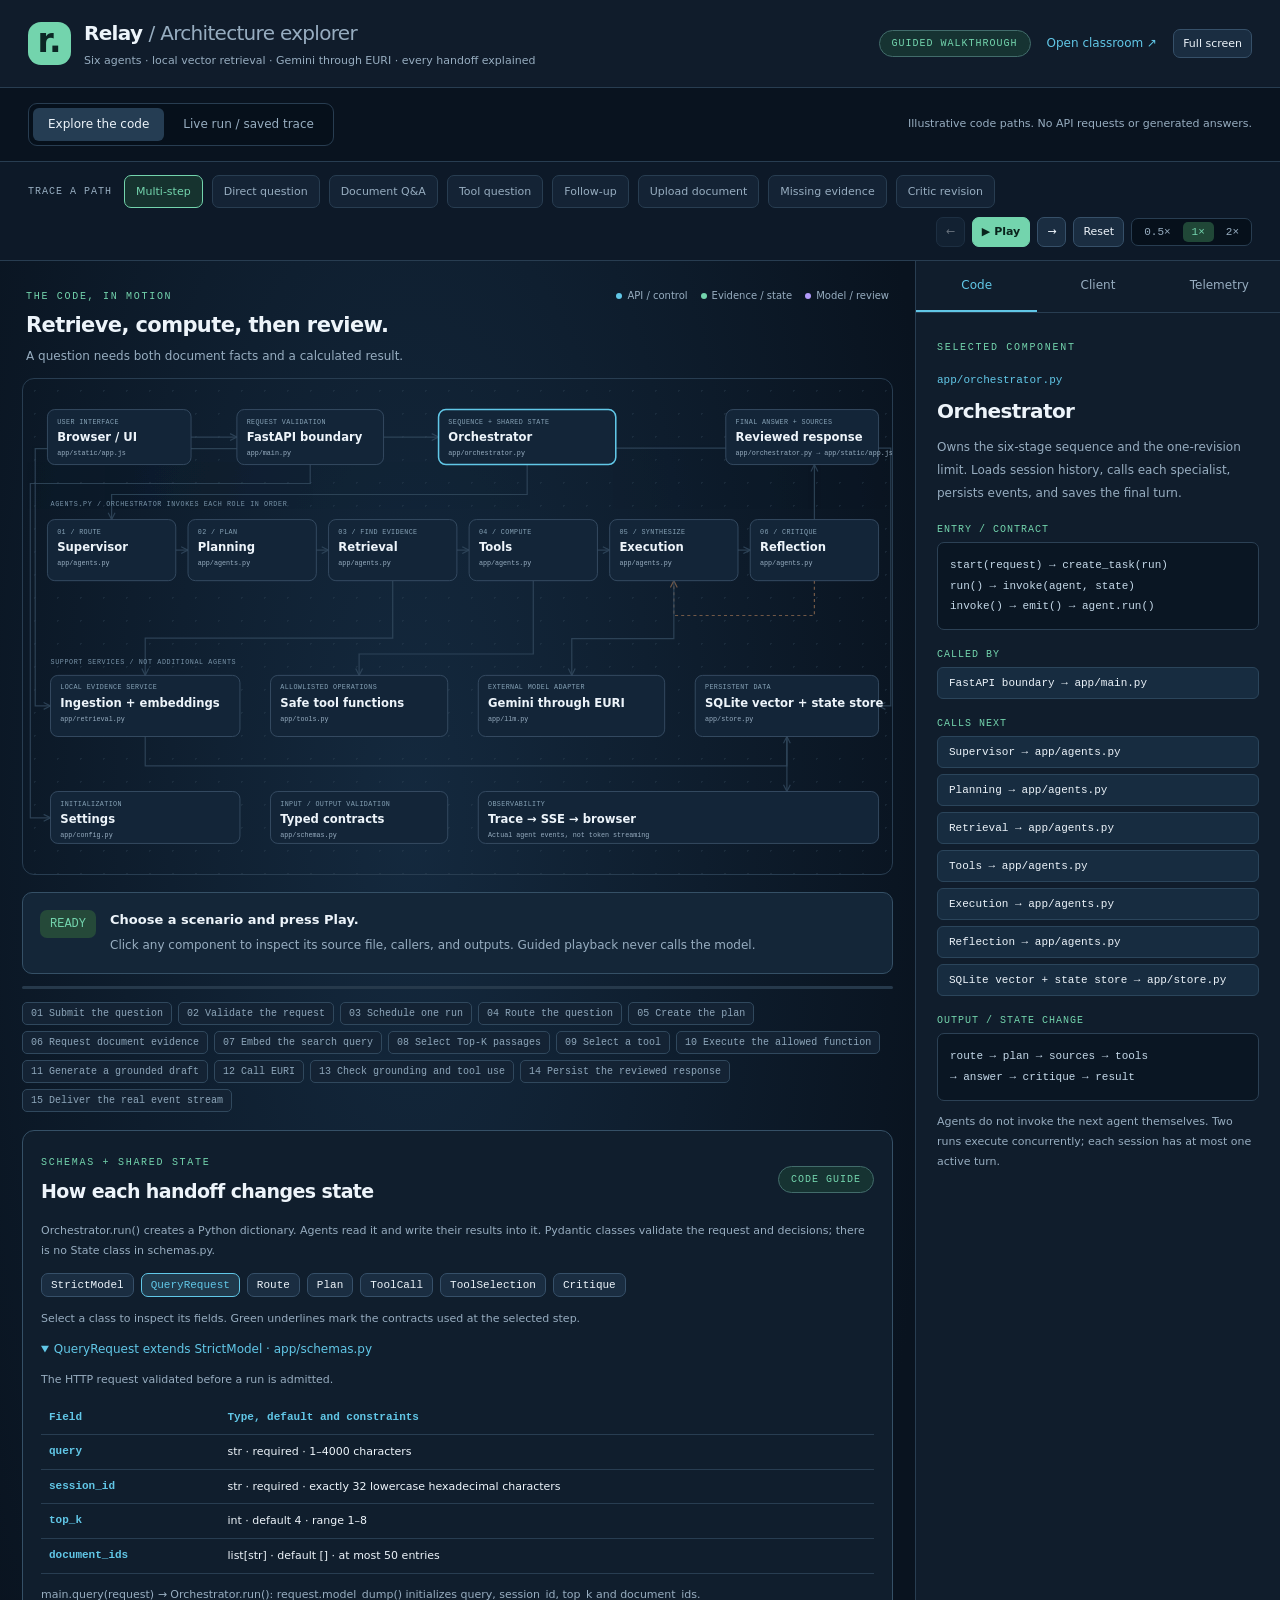
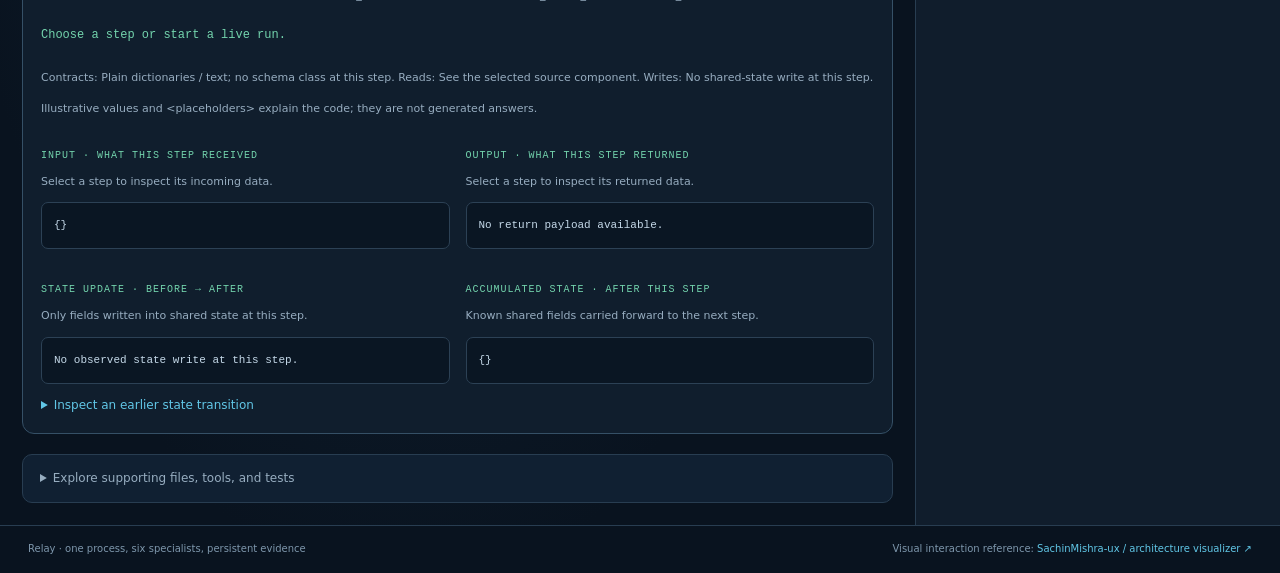
<file: docs/architecture_visualizer.html>
<!doctype html>
<html lang="en">
<head>
  <meta charset="utf-8">
  <meta name="viewport" content="width=device-width, initial-scale=1">
  <meta name="theme-color" content="#09131f">
  <title>Relay — Interactive Architecture &amp; Code Visualizer</title>
  <style>
    :root { color-scheme: dark; --bg:#09131f; --panel:#111e2d; --card:#17283a; --line:#283d51; --ink:#edf4fa; --muted:#97adc0; --cyan:#61c7e7; --green:#73d4ad; --purple:#b29afa; --orange:#efad7d; --red:#ff8d99; --mono:ui-monospace,SFMono-Regular,Consolas,monospace; }
    * { box-sizing:border-box; }
    body { margin:0; font:14px/1.6 system-ui,-apple-system,BlinkMacSystemFont,"Segoe UI",sans-serif; color:var(--ink); background:var(--bg); }
    button,input,select,textarea { font:inherit; }
    button,a,input,select,textarea { -webkit-tap-highlight-color:transparent; }
    button { cursor:pointer; }
    button:disabled { opacity:.4; cursor:not-allowed; }
    button:focus-visible,a:focus-visible,input:focus-visible,select:focus-visible,textarea:focus-visible,[tabindex]:focus-visible { outline:2px solid var(--cyan); outline-offset:4px; }
    [hidden] { display:none!important; }
    a { color:var(--cyan); text-decoration:none; }
    a:hover { text-decoration:underline; }
    header { min-height:86px; padding:17px 28px; display:flex; align-items:center; justify-content:space-between; gap:18px; border-bottom:1px solid var(--line); background:#101c2b; }
    .brand { display:flex; align-items:center; gap:13px; }
    .logo { display:grid; place-items:center; width:43px; height:43px; border-radius:13px; background:var(--green); color:#0c2725; font-size:33px; font-weight:800; line-height:1; padding-bottom:6px; }
    h1 { margin:0; font-size:20px; letter-spacing:-.7px; }
    .subtitle { margin:3px 0 0; color:var(--muted); font-size:11px; }
    .top-actions { display:flex; align-items:center; gap:16px; font-size:12px; }
    .badge { border:1px solid #426c6b; background:#163332; color:var(--green); border-radius:20px; padding:5px 12px; font:10px/1.5 var(--mono); letter-spacing:1px; }
    .badge.live { color:var(--orange); border-color:#816048; background:#35291f; }
    .button { border:1px solid #365069; background:#1a2d41; color:var(--ink); border-radius:7px; padding:8px 12px; font-size:12px; }
    .button:hover:not(:disabled) { background:#263d55; border-color:#63839e; }
    .button.primary { background:var(--green); color:#09241c; border-color:var(--green); font-weight:700; }
    .button.small { padding:5px 9px; font-size:11px; }
    .modes { padding:15px 28px; display:flex; align-items:center; justify-content:space-between; flex-wrap:wrap; gap:12px; border-bottom:1px solid var(--line); }
    .segmented { display:flex; gap:4px; background:#06101b; padding:4px; border:1px solid var(--line); border-radius:9px; }
    .segmented button { border:0; border-radius:6px; background:none; color:var(--muted); padding:7px 15px; font-size:12px; }
    .segmented button[aria-selected=true] { background:#253d53; color:var(--ink); }
    .mode-note { margin:0; font-size:11px; color:var(--muted); }
    .toolbar { padding:13px 28px; display:flex; align-items:center; gap:9px; flex-wrap:wrap; background:#0d1928; border-bottom:1px solid var(--line); }
    .scenario { border:1px solid var(--line); border-radius:7px; padding:7px 11px; font-size:11px; background:#142335; color:var(--muted); }
    .scenario[aria-pressed=true] { border-color:var(--green); color:var(--green); background:#16332f; }
    .toolbar-label { font:10px var(--mono); color:var(--muted); letter-spacing:1px; margin-right:3px; }
    .playback { margin-left:auto; display:flex; align-items:center; gap:7px; }
    select,input,textarea { background:#0a1726; border:1px solid #365069; border-radius:6px; color:var(--ink); padding:8px 10px; min-width:0; }
    select { font-size:12px; }
    .layout { display:grid; grid-template-columns:minmax(0,1fr) 365px; align-items:start; }
    .workspace { min-width:0; padding:22px; background:radial-gradient(ellipse at 45% 30%,#14293e 0%,#09131f 75%); }
    .canvas-heading { display:flex; align-items:flex-start; justify-content:space-between; gap:20px; padding:0 4px 12px; }
    .eyebrow { font:10px var(--mono); color:var(--green); letter-spacing:1.7px; }
    h2 { font-size:21px; line-height:1.3; margin:7px 0; letter-spacing:-.6px; }
    .canvas-heading p { color:var(--muted); font-size:12px; margin:0; }
    .legend { display:flex; gap:13px; font-size:10px; color:var(--muted); flex-wrap:wrap; margin-top:5px; }
    .legend span::before { content:''; display:inline-block; width:6px; height:6px; border-radius:50%; background:var(--cyan); margin-right:5px; }
    .legend span:nth-child(2)::before { background:var(--green); }
    .legend span:nth-child(3)::before { background:var(--purple); }
    .canvas-scroll { width:100%; overflow:auto; border:1px solid var(--line); border-radius:12px; background-image:radial-gradient(#33485a55 1px,transparent 1px); background-size:23px 23px; }
    #diagram { display:block; width:100%; min-width:880px; height:auto; }
    .wire { fill:none; stroke:#344b60; stroke-width:2; opacity:.8; marker-end:url(#arrow); }
    .wire.active { stroke:var(--green); stroke-width:3; opacity:1; filter:drop-shadow(0 0 5px #73d4ad55); }
    .wire.return { stroke:#8a674e; stroke-dasharray:5 5; }
    .node { cursor:pointer; outline:none; }
    .node rect { fill:#132538; stroke:#3a5067; stroke-width:1.4; transition:fill .2s,stroke .2s; }
    .node:hover rect,.node:focus-visible rect { fill:#20384e; stroke:var(--cyan); }
    .node.visited rect { stroke:#527d72; fill:#17332f; }
    .node.active rect { stroke:var(--green); stroke-width:2.8; fill:#1b4239; filter:drop-shadow(0 0 9px #73d4ad30); }
    .node.selected rect { stroke:var(--cyan); stroke-width:2.5; }
    .node.skipped rect { stroke-dasharray:5 4; opacity:.5; }
    .node.failed rect { stroke:var(--red); fill:#3e2533; }
    .node.dependency rect { stroke:var(--purple); stroke-dasharray:6 4; fill:#27263e; }
    .node.dependency-current rect { stroke-width:2.8; fill:#393052; }
    .wire.dependency { stroke:var(--purple); stroke-dasharray:6 4; opacity:1; }
    .dependency-note { padding:10px 13px; border-left:3px dashed var(--purple); background:#191d30; }
    .node text { pointer-events:none; }
    .node-kicker { fill:#85a1b5; font:11px var(--mono); letter-spacing:.6px; }
    .node-title { fill:#edf4fa; font-size:19px; font-weight:600; }
    .node-file { fill:#97adc0; font:11px var(--mono); }
    .svg-label { fill:#7893a8; font:11px var(--mono); letter-spacing:1px; }
    #packet { fill:var(--green); filter:drop-shadow(0 0 7px var(--green)); pointer-events:none; }
    .step-strip { display:flex; align-items:flex-start; gap:14px; margin-top:17px; padding:17px; background:#142638; border:1px solid #355066; border-radius:10px; }
    .step-number { flex-shrink:0; background:#254939; color:var(--green); border-radius:7px; padding:7px 10px; font:12px var(--mono); }
    .step-strip strong { font-size:13px; display:block; margin-bottom:4px; }
    .step-strip p { margin:0; font-size:12px; color:var(--muted); line-height:1.8; }
    .progress { margin-top:12px; height:3px; border-radius:3px; background:#26394b; overflow:hidden; }
    .progress span { display:block; height:100%; background:var(--green); width:0; transition:width .15s; }
    .timeline { display:flex; flex-wrap:wrap; gap:6px; margin:13px 0 0; }
    .timeline button { background:#142334; color:#8da6ba; border:1px solid #30485d; border-radius:5px; font:10px var(--mono); padding:5px 8px; }
    .timeline button[aria-current=step] { background:#204737; color:var(--green); border-color:var(--green); }
    aside { border-left:1px solid var(--line); min-height:100%; background:#101d2c; }
    .tabs { display:flex; border-bottom:1px solid var(--line); }
    .tabs button { flex:1; border:0; border-bottom:2px solid transparent; background:none; color:var(--muted); font-size:12px; padding:15px 8px; }
    .tabs button[aria-selected=true] { color:var(--cyan); border-bottom-color:var(--cyan); }
    .pane { padding:21px; }
    .file-label { font:11px/1.7 var(--mono); color:var(--cyan); overflow-wrap:anywhere; }
    .inspector-title { font-size:20px; margin:9px 0; }
    .body-copy { color:var(--muted); font-size:12px; line-height:1.9; }
    .field-label { font:10px var(--mono); letter-spacing:1px; color:var(--green); margin:19px 0 7px; }
    .code { margin:0; padding:12px; border:1px solid #2c4155; background:#0a1623; color:#c5d9e9; border-radius:7px; font:11px/1.9 var(--mono); white-space:pre-wrap; overflow-wrap:anywhere; }
    .call-list { display:flex; flex-direction:column; gap:6px; }
    .call-list button { text-align:left; padding:9px 11px; background:#172c40; border:1px solid #2b455b; border-radius:6px; color:var(--ink); font:11px var(--mono); overflow-wrap:anywhere; }
    .hint { font-size:11px; line-height:1.8; color:var(--muted); }
    .notice { margin:14px 28px 0; border:1px solid #8a674e; background:#332a23; color:#f2cba5; border-radius:8px; padding:10px 14px; font-size:12px; }
    .log { max-height:520px; overflow:auto; display:flex; flex-direction:column; gap:7px; }
    .log-entry { border:1px solid var(--line); border-left:2px solid var(--green); border-radius:5px; padding:10px; background:#0b1826; }
    .log-entry summary { font:11px/1.7 var(--mono); color:#c3d9e6; cursor:pointer; overflow-wrap:anywhere; }
    .log-entry pre { font:10px/1.8 var(--mono); white-space:pre-wrap; overflow-wrap:anywhere; color:var(--muted); margin-top:10px; max-height:240px; overflow:auto; }
    .stats { display:grid; grid-template-columns:repeat(2,1fr); gap:9px; margin-bottom:16px; }
    .stat { background:#17283a; border:1px solid var(--line); border-radius:7px; padding:11px; }
    .stat small { display:block; font:9px var(--mono); color:var(--muted); letter-spacing:1px; }
    .stat strong { display:block; margin-top:6px; font:19px var(--mono); color:var(--green); overflow-wrap:anywhere; }
    .sources { margin-top:13px; }
    .source { padding:12px; border:1px solid var(--line); border-radius:7px; margin:10px 0; font-size:11px; }
    .source summary { cursor:pointer; color:var(--green); overflow-wrap:anywhere; }
    .source p { white-space:pre-wrap; max-height:230px; overflow:auto; color:var(--muted); }
    .live-panel { border:1px solid var(--line); border-radius:10px; background:#142536; padding:18px; margin-bottom:18px; }
    .live-panel form { display:flex; flex-wrap:wrap; align-items:end; gap:10px; }
    .upload-panel { margin:16px 0; padding:14px; border:1px solid var(--line); border-radius:8px; }
    .upload-panel h3 { margin:0 0 10px; font-size:14px; }
    .upload-panel input { max-width:100%; }
    .upload-panel pre { max-height:300px; overflow:auto; margin-top:10px; }
    .live-panel label { display:flex; flex-direction:column; gap:5px; font-size:11px; color:var(--muted); }
    .live-panel .question-label { flex:1 1 380px; }
    textarea { resize:vertical; min-height:65px; max-height:180px; width:100%; font-size:13px; }
    .live-options { display:flex; flex-wrap:wrap; align-items:center; gap:8px; margin-top:12px; }
    .live-options input { flex:1; font:11px var(--mono); }
    .answer { padding:15px; border:1px solid #3b615b; border-radius:8px; background:#142f2a; font-size:13px; line-height:1.9; white-space:pre-wrap; overflow-wrap:anywhere; margin-top:14px; }
    .file-browser { margin:20px 0 0; border:1px solid var(--line); border-radius:10px; background:#102032; }
    .file-browser>summary { cursor:pointer; padding:14px 17px; font-size:12px; color:var(--muted); }
    .file-grid { display:grid; grid-template-columns:repeat(3,1fr); padding:0 15px 15px; gap:8px; }
    .file-grid button { padding:10px; text-align:left; background:#182c40; border:1px solid var(--line); border-radius:6px; color:#bcd0df; font:11px/1.6 var(--mono); }
    footer { display:flex; justify-content:space-between; gap:20px; padding:15px 28px; border-top:1px solid var(--line); color:#7e97ac; font-size:10px; }
    .sr-only { position:absolute; width:1px; height:1px; padding:0; margin:-1px; overflow:hidden; clip:rect(0,0,0,0); white-space:nowrap; border:0; }
    .speed-seg { display:flex; gap:3px; background:#06101b; border:1px solid var(--line); border-radius:7px; padding:3px; }
    .speed-seg button { border:0; background:none; color:var(--muted); border-radius:5px; padding:4px 9px; font:11px var(--mono); }
    .speed-seg button[aria-pressed=true] { background:#204737; color:var(--green); }
    .phone { border:1px solid #2b455b; border-radius:16px; background:#0a1623; display:flex; flex-direction:column; overflow:hidden; box-shadow:0 12px 26px #04090f80; }
    .phone-bar { display:flex; align-items:center; justify-content:space-between; gap:10px; padding:11px 13px; background:#17283a; border-bottom:1px solid #2b455b; }
    .phone-bar strong { font-size:12px; }
    .phone-dot { display:inline-block; width:7px; height:7px; border-radius:50%; background:var(--green); margin-right:6px; }
    .phone-url { font:10px var(--mono); color:var(--muted); background:#0a1623; border-radius:6px; padding:3px 7px; }
    .chat { display:flex; flex-direction:column; gap:9px; padding:14px; min-height:215px; max-height:340px; overflow:auto; }
    .bubble { max-width:92%; padding:9px 12px; border-radius:12px; font-size:12px; line-height:1.75; overflow-wrap:anywhere; white-space:pre-wrap; }
    .bubble.user { align-self:flex-end; background:#1f4f45; color:#dcf6ec; border-bottom-right-radius:3px; }
    .bubble.agent { align-self:flex-start; background:#172c40; border:1px solid #2b455b; border-bottom-left-radius:3px; }
    .bubble.agent strong { color:var(--green); }
    .bubble.stage { align-self:flex-start; background:none; padding:0 3px; font:10px/1.7 var(--mono); color:var(--muted); letter-spacing:.3px; max-width:100%; }
    .bubble.system { align-self:center; text-align:center; background:#35291f; border:1px dashed #816048; color:#f2cba5; font-size:10.5px; border-radius:8px; line-height:1.65; }
    .chips { display:flex; flex-wrap:wrap; gap:6px; padding:0 14px 12px; }
    .chips button { background:#142335; border:1px solid var(--line); color:#a9c0d2; border-radius:20px; padding:5px 10px; font-size:10.5px; }
    .chips button:hover { border-color:var(--green); color:var(--green); }
    .phone-input { display:flex; gap:6px; padding:10px; background:#101f31; border-top:1px solid #233145; }
    .phone-input input { flex:1; font-size:12px; padding:7px 10px; }
    .metrics { display:grid; grid-template-columns:repeat(2,1fr); gap:9px; margin:0 0 10px; }
    .metrics .stat strong { font-size:15px; }
    .terminal { background:#060f19; border:1px solid var(--line); border-radius:8px; padding:11px; font:10.5px/1.85 var(--mono); max-height:215px; overflow:auto; }
    .term-line { overflow-wrap:anywhere; color:#9fb6c8; }
    .term-time { color:#5f778c; }
    .term-tag { font-weight:700; }
    .t-guide { color:var(--cyan); } .t-run { color:var(--orange); } .t-ok { color:var(--green); } .t-skip { color:#7e97ac; } .t-fail { color:var(--red); } .t-info { color:var(--purple); }
    .pane-head { display:flex; align-items:baseline; justify-content:space-between; gap:10px; }
    .state-panel { margin:18px 0; padding:18px; border:1px solid #355066; border-radius:12px; background:#101e2d; }
    .state-heading { display:flex; align-items:center; justify-content:space-between; flex-wrap:wrap; gap:10px; }
    .state-heading h2 { font-size:19px; }
    .schema-buttons { display:flex; flex-wrap:wrap; gap:7px; margin:12px 0; }
    .schema-buttons button { font:11px var(--mono); }
    .schema-buttons button[aria-pressed=true] { border-color:var(--cyan); color:var(--cyan); background:#20394b; }
    .schema-buttons button.relevant { box-shadow:inset 0 -3px var(--green); }
    .state-grid { display:grid; grid-template-columns:repeat(2,minmax(0,1fr)); gap:16px; margin-top:12px; }
    .state-grid > div { min-width:0; }
    .state-panel pre { max-height:320px; overflow:auto; }
    .state-panel summary { cursor:pointer; color:var(--cyan); font-size:12px; }
    .schema-table { width:100%; border-collapse:collapse; font-size:11px; margin:10px 0; }
    .schema-table th,.schema-table td { text-align:left; padding:8px; border-bottom:1px solid var(--line); vertical-align:top; overflow-wrap:anywhere; }
    .schema-table th { color:var(--cyan); font-family:var(--mono); }
    .state-history { display:flex; gap:7px; flex-wrap:wrap; max-height:130px; overflow:auto; margin-top:12px; }
    .state-history button[aria-pressed=true] { border-color:var(--green); color:var(--green); }
    .state-summary { margin:10px 0; color:var(--green); font:12px/1.8 var(--mono); overflow-wrap:anywhere; }
    @media(max-width:750px) { .state-grid { grid-template-columns:1fr; } }
    @media(min-width:1800px) { .layout { grid-template-columns:minmax(0,1fr) 420px; } .workspace { padding:28px; } }
    @media(max-width:1150px) { .layout { grid-template-columns:1fr; } aside { border-left:0; border-top:1px solid var(--line); } .pane { max-width:100%; } .playback { margin-left:0; } .log { max-height:300px; } }
    @media(max-width:650px) { header { padding:15px; align-items:flex-start; } h1 { font-size:16px; } .subtitle { font-size:10px; } .top-actions { flex-direction:column; gap:7px; align-items:flex-end; } .top-actions .button { display:none; } .modes,.toolbar { padding:12px 15px; } .workspace { padding:13px; } .canvas-heading { flex-direction:column; gap:7px; } h2 { font-size:19px; } .file-grid { grid-template-columns:1fr; } .live-options input { flex-basis:100%; } footer { flex-direction:column; padding:15px; gap:5px; } .notice { margin:12px 15px 0; } }
    @media(prefers-reduced-motion:reduce) { * { transition:none!important; scroll-behavior:auto!important; } }
    @media print { body { background:white; color:black; } header,.modes,.toolbar,aside,footer,.live-panel,.file-browser,.timeline { display:none!important; } .layout { display:block; } .workspace { padding:0; } #diagram { min-width:0; } .canvas-heading p,.step-strip p { color:#46515c; } .step-strip { break-inside:avoid; } }
  </style>
</head>
<body>
  <header>
    <div class="brand"><span class="logo">r.</span><div><h1>Relay <span style="font-weight:400;color:#97adc0">/ Architecture explorer</span></h1><p class="subtitle">Six agents · local vector retrieval · Gemini through EURI · every handoff explained</p></div></div>
    <div class="top-actions"><span id="mode-badge" class="badge">GUIDED WALKTHROUGH</span><a id="open-app" href="http://127.0.0.1:8000/" target="_blank" rel="noopener">Open classroom ↗</a><button id="fullscreen" class="button small">Full screen</button></div>
  </header>
  <div class="modes"><div class="segmented" role="tablist" aria-label="Visualizer mode"><button id="mode-guide" role="tab" aria-controls="guide-toolbar" aria-selected="true">Explore the code</button><button id="mode-live" role="tab" aria-controls="live-panel" aria-selected="false">Live run / saved trace</button></div><p id="mode-note" class="mode-note">Illustrative code paths. No API requests or generated answers.</p></div>
  <div id="notice" class="notice" role="status" hidden></div>
  <nav id="guide-toolbar" class="toolbar" aria-label="Walkthrough scenarios"><span class="toolbar-label">TRACE A PATH</span><div id="scenario-buttons" style="display:contents"></div><div class="playback"><button id="previous" class="button small" aria-label="Previous step">←</button><button id="play" class="button primary small">▶ Play</button><button id="next" class="button small" aria-label="Next step">→</button><button id="reset" class="button small">Reset</button><div id="speed-group" class="speed-seg" role="group" aria-label="Playback speed"><button data-speed="0.5" aria-pressed="false">0.5×</button><button data-speed="1" aria-pressed="true">1×</button><button data-speed="2" aria-pressed="false">2×</button></div></div></nav>
  <main class="layout">
    <section class="workspace">
      <div id="live-panel" class="live-panel" hidden>
        <div class="canvas-heading"><div><span class="eyebrow">ACTUAL APPLICATION EVENTS</span><h2>Watch your agents work.</h2><p id="connection-status">Connect to the app, attach a run ID, or import an exported trace.</p></div><button id="connect" class="button">Check server</button></div>
        <section id="upload-panel" class="upload-panel" aria-labelledby="upload-heading">
          <h3 id="upload-heading">Upload a document live</h3>
          <form id="upload-form"><label for="upload-file">PDF, TXT or Markdown<input id="upload-file" type="file" accept=".pdf,.txt,.md" required></label><button id="upload-send" class="button primary" type="submit">Upload & index</button></form>
          <p id="upload-status" class="hint" role="status">Choose a file to add it to the shared document library. Uploads do not require an EURI key.</p>
          <p class="hint">The server extracts text, creates chunks, embeds them and saves the document. This endpoint returns the completed result; individual ingestion stages are not streamed. The first upload may take longer while the embedding model downloads.</p>
          <details id="upload-result" hidden><summary>Server response</summary><pre id="upload-output" class="code"></pre></details>
          <button id="upload-chunks" class="button small" type="button" hidden>Inspect stored chunks</button>
          <pre id="upload-chunk-output" class="code" hidden></pre>
        </section>
        <form id="live-form"><label class="question-label" for="live-query">Question<textarea id="live-query" maxlength="4000" required placeholder="According to the course handbook, calculate the total fee including GST for three students."></textarea></label><label for="live-k">Top-K<select id="live-k"><option>2</option><option selected>4</option><option>6</option><option>8</option></select></label><button id="live-send" class="button primary" type="submit">Run with EURI ↑</button><button id="new-session" class="button" type="button">New session</button></form>
        <div class="live-options"><label class="sr-only" for="run-id">Existing run ID</label><input id="run-id" maxlength="32" placeholder="Paste an existing 32-character run ID"><button id="attach" class="button small">Attach run</button><button id="detach" class="button small" disabled>Detach</button><button id="import" class="button small">Import trace JSON</button><input id="trace-file" type="file" accept=".json,application/json" hidden><button id="export" class="button small" disabled>Export trace</button></div>
        <p class="hint">Queries use the whole document library, including uploads above. Live questions consume EURI quota. Detach stops viewing; the server run continues.</p>
        <div id="answer" class="answer" hidden></div>
      </div>
      <div class="canvas-heading"><div><span class="eyebrow" id="canvas-eyebrow">THE CODE, IN MOTION</span><h2 id="scenario-title">Retrieve, compute, then review.</h2><p id="scenario-description">A multi-step question connects document evidence with a real tool result.</p></div><div class="legend"><span>API / control</span><span>Evidence / state</span><span>Model / review</span></div></div>
      <div class="canvas-scroll" aria-label="Architecture diagram; scroll horizontally on smaller screens"><svg id="diagram" viewBox="0 0 1440 810" role="img" aria-labelledby="svg-title svg-description"><title id="svg-title">Relay runtime architecture</title><desc id="svg-description">Select a node to inspect its file, function, inputs, outputs and calls. The orchestrator invokes all six agents. Services support the agents rather than acting as additional stages.</desc><defs><marker id="arrow" viewBox="0 0 10 10" refX="9" refY="5" markerWidth="7" markerHeight="7" orient="auto-start-reverse"><path d="M1 1L9 5L1 9" fill="none" stroke="context-stroke" stroke-width="1.4"/></marker></defs><g id="wires"></g><g id="nodes"></g><circle id="packet" r="5" hidden></circle></svg></div>
      <div class="step-strip" aria-live="polite"><span id="step-number" class="step-number">READY</span><div><strong id="step-title">Choose a scenario and press Play.</strong><p id="step-detail">Click any component to inspect the exact source file and its callers. Use the arrow buttons to explain one step at a time.</p></div></div>
      <p id="dependency-note" class="hint dependency-note" aria-live="polite" hidden></p>
      <div class="progress" role="progressbar" aria-label="Walkthrough progress" aria-valuemin="0" aria-valuemax="100" aria-valuenow="0"><span id="progress-bar"></span></div><div id="timeline" class="timeline" aria-label="Jump to a walkthrough step"></div>
      <section id="state-panel" class="state-panel" aria-labelledby="state-title">
        <div class="state-heading"><div><span class="eyebrow">SCHEMAS + SHARED STATE</span><h2 id="state-title">How each handoff changes state</h2></div><span id="state-origin" class="badge">CODE GUIDE</span></div>
        <p class="hint">Orchestrator.run() creates a Python dictionary. Agents read it and write their results into it. Pydantic classes validate the request and decisions; there is no State class in schemas.py.</p>
        <div id="schema-buttons" class="schema-buttons" aria-label="Classes in app/schemas.py"></div>
        <p class="hint">Select a class to inspect its fields. Green underlines mark the contracts used at the selected step.</p>
        <details id="schema-detail" open><summary id="schema-title">QueryRequest · app/schemas.py</summary><p id="schema-description" class="hint"></p><table class="schema-table"><thead><tr><th scope="col">Field</th><th scope="col">Type, default and constraints</th></tr></thead><tbody id="schema-fields"></tbody></table><p id="schema-use" class="hint"></p></details>
        <div class="state-heading"><p id="state-stage" class="state-summary">Waiting for a step.</p><button id="state-latest" class="button small" hidden>Follow latest event</button></div>
        <p id="state-contract" class="hint"></p><p id="state-provenance" class="hint"></p>
        <div class="state-grid" aria-live="polite">
          <div><h3 class="field-label">INPUT · WHAT THIS STEP RECEIVED</h3><p id="step-input-note" class="hint"></p><pre id="step-input" class="code"></pre></div>
          <div><h3 class="field-label">OUTPUT · WHAT THIS STEP RETURNED</h3><p id="step-output-note" class="hint"></p><pre id="step-output" class="code"></pre></div>
          <div><h3 class="field-label">STATE UPDATE · BEFORE → AFTER</h3><p class="hint">Only fields written into shared state at this step.</p><pre id="state-diff" class="code"></pre></div>
          <div><h3 class="field-label">ACCUMULATED STATE · AFTER THIS STEP</h3><p class="hint">Known shared fields carried forward to the next step.</p><pre id="state-snapshot" class="code"></pre></div>
        </div>
        <details style="margin-top:12px"><summary>Inspect an earlier state transition</summary><div id="state-history" class="state-history" aria-label="State transitions"></div></details>
      </section>
      <details class="file-browser"><summary>Explore supporting files, tools, and tests</summary><div id="file-grid" class="file-grid"></div></details>
    </section>
    <aside><div class="tabs" role="tablist" aria-label="Inspector panel"><button id="tab-inspector" role="tab" aria-controls="inspector" aria-selected="true">Code</button><button id="tab-simulator" role="tab" aria-controls="simulator" aria-selected="false">Client</button><button id="tab-trace" role="tab" aria-controls="trace" aria-selected="false">Telemetry</button></div>
      <section id="inspector" class="pane" role="tabpanel" aria-labelledby="tab-inspector"><span class="eyebrow">SELECTED COMPONENT</span><div id="inspect-file" class="file-label" style="margin-top:14px"></div><h2 id="inspect-title" class="inspector-title"></h2><p id="inspect-description" class="body-copy"></p><p class="field-label">ENTRY / CONTRACT</p><pre id="inspect-code" class="code"></pre><p class="field-label">CALLED BY</p><div id="inspect-callers" class="call-list"></div><p class="field-label">CALLS NEXT</p><div id="inspect-callees" class="call-list"></div><p class="field-label">OUTPUT / STATE CHANGE</p><pre id="inspect-output" class="code"></pre><p id="inspect-note" class="hint"></p></section>
      <section id="simulator" class="pane" role="tabpanel" aria-labelledby="tab-simulator" hidden><span class="eyebrow">CLIENT SIMULATOR</span><h2 class="inspector-title" style="margin-bottom:6px">What the student sees.</h2><p class="body-copy" style="margin-top:0">The same conversation surface as <span class="file-label">app/static/index.html</span>. In guided mode it narrates the traced stages; in live mode it shows the real question and the reviewed answer.</p>
        <div class="phone">
          <div class="phone-bar"><strong><span class="phone-dot"></span>Relay classroom</strong><span class="phone-url" id="phone-url">127.0.0.1:8000</span></div>
          <div id="chat" class="chat" aria-live="polite" aria-label="Simulated conversation"></div>
          <div id="chat-chips" class="chips"></div>
          <div class="phone-input"><label class="sr-only" for="sim-input">Question</label><input id="sim-input" maxlength="4000" placeholder="Type a question to find its traced code path…"><button id="sim-send" class="button primary small">Send</button></div>
        </div>
        <p class="hint" style="margin-top:12px">Guided mode never contacts EURI and never shows a generated answer — only the code path and each stage contract. Switch to <strong>Live run / saved trace</strong> to ask the running app for real.</p>
      </section>
      <section id="trace" class="pane" role="tabpanel" aria-labelledby="tab-trace" hidden><div class="stats"><div class="stat"><small id="metric-one-label">WALKTHROUGH STEPS</small><strong id="metric-one">0</strong></div><div class="stat"><small id="metric-two-label">DATA SOURCE</small><strong id="metric-two" style="font-size:13px">CODE GUIDE</strong></div></div><div class="metrics"><div class="stat"><small>EURI CALLS</small><strong id="metric-calls">—</strong></div><div class="stat"><small>PROMPT / COMPLETION TOKENS</small><strong id="metric-tokens">—</strong></div><div class="stat"><small>LAST STAGE DURATION</small><strong id="metric-latency">—</strong></div><div class="stat"><small>PASSAGES / TOOL CALLS</small><strong id="metric-evidence">—</strong></div></div><p id="metrics-caption" class="hint" style="margin:0 0 4px">Guided mode measures nothing: these counters stay empty until a real or imported run supplies them.</p><p id="trace-caption" class="hint">These entries explain a possible code path. They are not measured runtime logs.</p><div class="pane-head"><p class="field-label">EVENT STREAM</p><button id="clear-terminal" class="button small">Clear</button></div><div id="terminal" class="terminal" aria-live="polite"></div><p class="field-label">STAGE PAYLOADS</p><div id="trace-log" class="log"></div><div id="sources" class="sources"></div></section>
    </aside>
  </main>
  <footer><span>Relay · one process, six specialists, persistent evidence</span><span>Visual interaction reference: <a href="https://github.com/SachinMishra-ux/sql_fashion_brand_agent/blob/main/docs/architecture_visualizer.html" target="_blank" rel="noopener">SachinMishra-ux / architecture visualizer ↗</a></span></footer>
  <script>
    'use strict';
    const $ = id => document.getElementById(id);
    const NS = 'http://www.w3.org/2000/svg';
    const reducedMotion = matchMedia('(prefers-reduced-motion: reduce)');
    const NODE = {
      browser: { title:'Browser / UI', file:'app/static/app.js', kicker:'USER INTERFACE', x:40,y:50,w:235,h:90, description:'Submits uploads and questions, preserves the conversation ID, and displays events and cited passages. index.html supplies the controls; style.css supplies the responsive layout.', code:'uploadFiles(files)\nchat-form → POST /api/runs\nwatchRun(id) → EventSource\ncompleteRun(run)', callers:[], calls:['api'], output:'HTTP requests → API\nSSE events → visible trace and answer', note:'The visualizer is a separate teaching page. This node describes the main classroom UI.' },
      api: { title:'FastAPI boundary', file:'app/main.py', kicker:'REQUEST VALIDATION', x:350,y:50,w:240,h:90, description:'create_app() wires settings, storage, the provider, retrieval, and orchestration. Endpoints validate inputs and return HTTP responses or persisted event streams.', code:'upload(file) → to_thread(ingest)\nquery(QueryRequest) → start()\nevents() → stream()', callers:['browser'], calls:['orchestrator','retriever','store','config','schemas'], output:'POST /api/runs → HTTP 202 + ID\nGET /api/runs/{id}/events → SSE', note:'Key presence is checked before starting a query. One application worker owns the in-process tasks.' },
      orchestrator: { title:'Orchestrator', file:'app/orchestrator.py', kicker:'SEQUENCE + SHARED STATE', x:680,y:50,w:290,h:90, description:'Owns the six-stage sequence and the one-revision limit. Loads session history, calls each specialist, persists events, and saves the final turn.', code:'start(request) → create_task(run)\nrun() → invoke(agent, state)\ninvoke() → emit() → agent.run()', callers:['api'], calls:['supervisor','planning','retrieval','tool','execution','reflection','store'], output:'route → plan → sources → tools\n→ answer → critique → result', note:'Agents do not invoke the next agent themselves. Two runs execute concurrently; each session has at most one active turn.' },
      final: { title:'Reviewed response', file:'app/orchestrator.py → app/static/app.js', kicker:'FINAL ANSWER + SOURCES', x:1150,y:50,w:250,h:90, description:'An approved answer is saved with its source passages and actual tool outputs. A second critic rejection withholds the draft and returns a safe refusal.', code:'Store.save_turn()\nStore.update_run()\nSSE done → completeRun()', callers:['orchestrator'], calls:['store','browser'], output:'completed / needs_review / failed\nanswer + citations + full trace', note:'A citation ID maps to a retrieved passage in this run. Valid IDs alone do not prove that every claim is supported.' },
      supervisor: { title:'Supervisor', file:'app/agents.py', kicker:'01 / ROUTE', x:40,y:230,w:210,h:100, description:'Classifies intent, resolves follow-up references using conversation history, and decides whether documents or tools are needed.', code:'SupervisorAgent.run()\nllm.structured(..., Route)', callers:['orchestrator'], calls:['llm','schemas'], output:"state['route']\nneeds_retrieval / needs_tools\nstandalone_query + reason", note:'An explicit document selection forces retrieval. History resolves references but is not new document evidence.' },
      planning: { title:'Planning', file:'app/agents.py', kicker:'02 / PLAN', x:270,y:230,w:210,h:100, description:'Turns the question and route into bounded work steps, a retrieval query, and success criteria.', code:'PlanningAgent.run()\nllm.structured(..., Plan)', callers:['orchestrator'], calls:['llm','schemas'], output:"state['plan']\nsteps + retrieval_query\n+ success_criteria", note:'The plan describes allowed work. Python still controls the execution order and available tools.' },
      retrieval: { title:'Retrieval', file:'app/agents.py', kicker:'03 / FIND EVIDENCE', x:500,y:230,w:210,h:100, description:'Searches documents when required. Runs local embedding and search work in a worker thread, or records an explicit skip.', code:'RetrievalAgent.run()\nto_thread(retriever.search, ...)', callers:['orchestrator'], calls:['retriever'], output:"state['sources']\nranked chunks + metadata\n+ [S1], [S2], … IDs", note:'This specialist makes no chat-model call. It uses a real local embedding model and exact cosine search.' },
      tool: { title:'Tools', file:'app/agents.py', kicker:'04 / COMPUTE', x:730,y:230,w:210,h:100, description:'Uses retrieved facts and the question to select up to three permitted tool calls. Missing operands should lead to no call, not invented values.', code:'ToolAgent.run()\nllm.structured(..., ToolSelection)\nrun_tool(call)', callers:['orchestrator'], calls:['llm','tools','schemas'], output:"state['tools']\nactual arguments, reason,\nresult OR error", note:'Tool failures remain data for execution and review. No shell, arbitrary Python, or web tool is available.' },
      execution: { title:'Execution', file:'app/agents.py', kicker:'05 / SYNTHESIZE', x:960,y:230,w:210,h:100, description:'Constructs context from the plan, passages, and actual tool outcomes; asks EURI to write a cited answer. Accepts critic feedback for one revision.', code:'ExecutionAgent.run()\nllm.complete(system, payload)', callers:['orchestrator'], calls:['llm'], output:"state['answer']\ncontext size + model/token usage", note:'If required retrieval is empty, the agent returns a clear limitation without calling the chat model.' },
      reflection: { title:'Reflection', file:'app/agents.py', kicker:'06 / CRITIQUE', x:1190,y:230,w:210,h:100, description:'Checks the draft against evidence, tool results, and citation IDs. The orchestrator may invoke execution and reflection once more if it rejects.', code:'ReflectionAgent.run()\ncitation_issues()\nllm.structured(..., Critique)', callers:['orchestrator'], calls:['llm','schemas'], output:"state['critique']\napproved + issues + feedback", note:'Unknown source IDs force rejection even if the model approves. Empty-evidence abstention is accepted without a critic LLM call.' },
      retriever: { title:'Ingestion + embeddings', file:'app/retrieval.py', kicker:'LOCAL EVIDENCE SERVICE', x:45,y:485,w:310,h:100, description:'Extracts PDF/TXT/MD text, creates overlapping chunks, deduplicates content, and generates normalized vectors. Search embeds the planned question with the same model.', code:'ingest() → extract_pages()\n→ chunk_pages() → encode()\nsearch() → encode(query=True)', callers:['api','retrieval'], calls:['store'], output:'page + offsets + text + vectors\nquery → ranked source passages', note:'Defaults: 900 characters per chunk, 150-character overlap, BGE-small embeddings. First use loads the model.' },
      tools: { title:'Safe tool functions', file:'app/tools.py', kicker:'ALLOWLISTED OPERATIONS', x:405,y:485,w:290,h:100, description:'Validates exact argument names and executes deterministic arithmetic, an IANA-zone clock, or an ISO date difference.', code:'run_tool(call)\ncalculator → calculate(expression)\ncurrent_time / date_difference', callers:['tool'], calls:[], output:'{name, arguments, reason,\n ok, result OR error}', note:'The calculator parses an AST. No eval: length, node count, exponents and numeric magnitude are bounded.' },
      llm: { title:'Gemini through EURI', file:'app/llm.py', kicker:'EXTERNAL MODEL ADAPTER', x:745,y:485,w:305,h:100, description:'Makes live requests using the OpenAI-compatible EURI endpoint. Agent decisions are parsed and validated against Pydantic schemas.', code:'structured() → complete()\nAsyncOpenAI.chat.completions\n→ api.euron.one/.../euri', callers:['supervisor','planning','tool','execution','reflection','api'], calls:['schemas'], output:'text or validated decision\nreported model + token usage', note:'No offline answer fallback. One JSON format repair is allowed; provider retries and timeouts are bounded.' },
      store: { title:'SQLite vector + state store', file:'app/store.py', kicker:'PERSISTENT DATA', x:1100,y:485,w:300,h:100, description:'Stores documents, float32 vector BLOBs, conversation turns, runs, and events. NumPy performs exact cosine ranking over filtered chunks.', code:'insert_document() / search()\nhistory() / save_turn()\nevent() / events() / get_run()', callers:['api','orchestrator','retriever'], calls:[], output:'data/classroom.db\ndocuments + chunks + sessions\n+ messages + runs + events', note:'A new chat changes conversation context, not the shared document library. Source IDs are local to each run.' },
      config: { title:'Settings', file:'app/config.py', kicker:'INITIALIZATION', x:45,y:675,w:310,h:85, description:'Reads environment variables and .env; validates limits and chunk overlap. The key is a SecretStr and is never sent to the browser.', code:'Settings()\nvalid_overlap() / configured', callers:['api'], calls:[], output:'provider + embedding settings\ndata path + resource limits', note:'configured means a nonblank key exists. Only a real provider request verifies access.' },
      schemas: { title:'Typed contracts', file:'app/schemas.py', kicker:'INPUT / OUTPUT VALIDATION', x:405,y:675,w:290,h:85, description:'Defines request and agent-response models. Extra fields are rejected and tool names are allowlisted.', code:'StrictModel → extra fields forbidden\nQueryRequest / Route / Plan\nToolCall / ToolSelection / Critique', callers:['api','llm'], calls:[], output:'validated Pydantic objects\nor explicit validation errors', note:'Validation constrains shape and limits; the critic still needs to assess whether claims are supported.' },
      telemetry: { title:'Trace → SSE → browser', file:'orchestrator.py → store.py → main.py', kicker:'OBSERVABILITY', x:745,y:675,w:655,h:85, description:'The orchestrator persists stage events. The API reads those events and streams them with replay cursors. The UI renders the real event payloads.', code:'emit() → Store.event()\nmain.events() → Store.events()\nEventSource → addEvent()', callers:['orchestrator'], calls:['store','api','browser'], output:'agent + reason + timing\npassages + tools + model usage', note:'Live highlighting tracks actual stage events. Service nodes explain code dependencies; they are not separate measured spans.' }
    };
    const EXTRA = {
      tests:{title:'Automated checks',file:'tests/',description:'Isolated component and integration tests. Test doubles are dependency-injected only here; production never imports them.',code:'test_api.py / test_orchestration.py\ntest_retrieval.py / test_tools.py\ntest_provider.py / conftest.py',callers:[],calls:['api','orchestrator','retriever','tools','llm'],output:'pytest outcomes',note:'Deterministic tests do not prove live EURI answer quality.'},
      evaluate:{title:'Live query evaluation',file:'scripts/evaluate.py',description:'Uploads teaching documents and runs the 36 categorized cases through the actual app. Preserves follow-up conversations and writes full results.',code:'evaluation/queries.json\ncheck_result(case, run)\nwrite_report(path, report)',callers:[],calls:['api'],output:'reports/live-results.json + .md',note:'Requires a running app, a working EURI key and sufficient quota. Preflight failures are recorded as blocked.'},
      preflight:{title:'Preflight',file:'scripts/preflight.py',description:'Checks configuration, optionally warms actual embeddings, and optionally verifies provider access without displaying credentials.',code:'--warm-embeddings\n--check-provider',callers:[],calls:['config','retriever','llm'],output:'readiness output + exit status',note:'Use before class so the model download is complete before students arrive.'},
      deploy:{title:'Startup and deployment',file:'Makefile / Dockerfile / compose.yaml',description:'Runs one Uvicorn worker with a persistent data volume. Python dependencies are specified in pyproject.toml and frozen in uv.lock.',code:'make run / make lint / make test\ndocker compose up --build',callers:[],calls:['api'],output:'local FastAPI service on port 8000',note:'The classroom app has no authentication. These files do not introduce AWS services or a distributed queue.'}
    };
    const EDGES = [
      ['browser','api','M275 95H350'],['api','orchestrator','M590 95H680'],['orchestrator','supervisor','M825 140V189H145V230'],
      ['supervisor','planning','M250 280H270'],['planning','retrieval','M480 280H500'],['retrieval','tool','M710 280H730'],['tool','execution','M940 280H960'],['execution','reflection','M1170 280H1190'],
      ['reflection','final','M1295 230V140'],['reflection','execution','M1295 330V387H1065V330','return'],
      ['retrieval','retriever','M605 330V424H200V485'],['tool','tools','M835 330V450H550V485'],['execution','llm','M1065 330V425H898V485'],
      ['api','retriever','M350 114H20V535H45'],['retriever','store','M200 585V633H1250V585'],['orchestrator','store','M970 113H1420V535H1400'],
      ['store','telemetry','M1250 585V675'],['api','config','M470 140V171H12V718H45']
    ];
    const step = (node,title,detail,code,from=null,kind='normal') => ({node,title,detail,code,from,kind});
    const SCHEMA = {
      StrictModel:{description:'Base class for every contract below. Inherits Pydantic BaseModel and rejects unexpected fields.', fields:{model_config:'ConfigDict(extra="forbid")'},use:'Inherited by QueryRequest, Route, Plan, ToolCall, ToolSelection and Critique. Validation checks structure, not factual accuracy.'},
      QueryRequest:{description:'The HTTP request validated before a run is admitted.',fields:{query:'str · required · 1–4000 characters',session_id:'str · required · exactly 32 lowercase hexadecimal characters',top_k:'int · default 4 · range 1–8',document_ids:'list[str] · default [] · at most 50 entries'},use:'main.query(request) → Orchestrator.run(): request.model_dump() initializes query, session_id, top_k and document_ids.'},
      Route:{description:'The supervisor’s validated routing decision.',fields:{intent:'Literal: direct | document | tool | multi_step | follow_up',needs_retrieval:'bool · required',needs_tools:'bool · required',standalone_query:'str · required · 1–4000 characters',reason:'str · required · at most 600 characters'},use:'SupervisorAgent → route.model_dump() → state[route]. An explicit document selection forces needs_retrieval=true. Planning, retrieval, tools and execution consume this decision.'},
      Plan:{description:'The planner’s validated instructions and retrieval query.',fields:{steps:'list[str] · required · 1–6 steps',retrieval_query:'str · required · at most 4000 characters',success_criteria:'str · required · at most 1000 characters'},use:'PlanningAgent → plan.model_dump() → state[plan]. Retrieval uses retrieval_query, falling back to route.standalone_query if empty.'},
      ToolCall:{description:'One nested tool request; the tool function checks its exact arguments.',fields:{name:'Literal: calculator | current_time | date_difference',arguments:'dict[str, str] · default {} · argument values are strings',reason:'str · required · at most 600 characters'},use:'ToolSelection.calls contains ToolCall objects. run_tool(call) returns name, arguments, reason, ok, and result or error. The resulting dictionaries go into state[tools].'},
      ToolSelection:{description:'The validated list of tool calls proposed by the model.',fields:{calls:'list[ToolCall] · default [] · at most 3 calls',reason:'str · required · at most 600 characters'},use:'ToolAgent validates ToolSelection, executes its calls, and saves results in state[tools]. ToolSelection itself is not stored in shared state.'},
      Critique:{description:'The critic’s verdict and feedback for a possible revision.',fields:{approved:'bool · required',issues:'list[str] · default [] · at most 6 issues at validation',feedback:'str · required · at most 2000 characters'},use:'ReflectionAgent → critique.model_dump() → state[critique]. Citation checks can override approval and append issues after validation. Empty-evidence abstention uses a deterministic dictionary. A rejection creates state[feedback] and permits one revision.'}
    };
    const CONTRACT = {
      browser:{schemas:['QueryRequest'],reads:'User question, session, Top-K and document selection.',writes:'Build the HTTP request; no agent state exists yet.'},
      api:{schemas:['QueryRequest'],reads:'HTTP body → QueryRequest.',writes:'Validate before scheduling; malformed requests do not enter the pipeline.'},
      orchestrator:{schemas:['QueryRequest'],reads:'request.model_dump(), Store.history(session_id), Store.documents().',writes:'Initialize query, session_id, top_k, document_ids, history and documents.'},
      supervisor:{schemas:['Route'],reads:'query, history, documents, document_ids.',writes:'state[route] = route.model_dump().'},
      planning:{schemas:['Plan'],reads:'query, route.',writes:'state[plan] = plan.model_dump().'},
      retrieval:{schemas:[],reads:'route, plan, top_k, document_ids.',writes:'state[sources] = retriever.search(...), or [] when skipped.'},
      tool:{schemas:['ToolSelection','ToolCall'],reads:'route.standalone_query, route.needs_tools, sources, plan.',writes:'Initialize state[tools] = []; replace with actual tool results when calls finish.'},
      execution:{schemas:[],reads:'route, plan, sources, tools, optional feedback.',writes:'state[answer] = generated text, or a deterministic limitation if required evidence is empty.'},
      reflection:{schemas:['Critique'],reads:'answer, route, sources, tools; deterministic citation checks.',writes:'state[critique] = verdict after citation checks.'},
      revision:{schemas:['Critique'],reads:'answer and rejected critique.',writes:'state[feedback] = {draft: state[answer], critique: state[critique]}; execution and reflection overwrite answer and critique once.'},
      final:{schemas:[],reads:'answer, sources, tools, route, plan, critique.',writes:'Build and persist a separate result. A refused result.answer does not overwrite the draft in state[answer].'},
      upload:{schemas:[],reads:'Multipart file → extracted pages → chunks → embeddings.',writes:'Persist document metadata and vectors. Upload does not create a QueryRequest or the six-agent state dictionary.'},
      telemetry:{schemas:[],reads:'Persisted events and final result.',writes:'Send SSE events to the browser; no agent state mutation.'}
    };
    let stateFrames=[], stateValues={}, stateCursor=null, stateOrigin='CODE GUIDE';
    const copyState = value => JSON.parse(JSON.stringify(value));
    const pickFields = (value,keys) => Object.fromEntries(keys.filter(key=>Object.hasOwn(value,key)).map(key=>[key,value[key]]));
    const INPUT_FIELDS = {
      orchestrator:['query','session_id','top_k','document_ids'], supervisor:['query','history','documents','document_ids'],
      planning:['query','route'], retrieval:['route','plan','top_k','document_ids'], tool:['route','sources','plan'],
      execution:['route','plan','sources','tools','feedback'], reflection:['answer','route','sources','tools'],
      revision:['answer','critique'], final:['answer','sources','tools','route','plan','critique']
    };
    function stateFrame(stage,label,patch={},note='',handoff={}) {
      const before={...stateValues},savedPatch=copyState(patch);stateValues={...stateValues,...savedPatch};
      const keys=INPUT_FIELDS[stage]||[];
      const missing=keys.filter(key=>key!=='feedback'&&!Object.hasOwn(before,key));
      stateFrames.push({stage,label,before,after:{...stateValues},patch:savedPatch,note,
        input:pickFields(before,keys),output:null,
        inputNote:`Fields consumed from shared state.${missing.length?' Not observed: '+missing.join(', ')+'.':''}`,
        outputNote:'No return payload observed at this step.',...copyState(handoff)});
    }
    function resetState(origin='SERVER TRACE') { stateFrames=[];stateValues={};stateCursor=null;stateOrigin=origin;renderState(); }
    function schemaView(name) {
      const data=SCHEMA[name];
      $('schema-title').textContent=`${name}${name==='StrictModel'?' extends BaseModel':' extends StrictModel'} · app/schemas.py`;
      $('schema-description').textContent=data.description;$('schema-use').textContent=data.use;$('schema-fields').replaceChildren();
      for(const [key,value] of Object.entries(data.fields)){const row=element('tr');row.append(element('th','',key),element('td','',value));row.firstChild.scope='row';$('schema-fields').append(row);}
      for(const button of $('schema-buttons').children)button.setAttribute('aria-pressed',String(button.dataset.schema===name));
    }
    function renderState() {
      const position=stateCursor===null?stateFrames.length-1:Math.min(stateCursor,stateFrames.length-1),item=stateFrames[position];
      const contract=CONTRACT[item?.stage]||{schemas:[],reads:'See the selected source component.',writes:'No shared-state write at this step.'};
      $('state-origin').textContent=stateOrigin;
      $('state-stage').textContent=item?`${position+1}. ${item.label}`:'Choose a step or start a live run.';
      $('state-contract').textContent=`Contracts: ${contract.schemas.join(' → ')||'Plain dictionaries / text; no schema class at this step.'} Reads: ${contract.reads} Writes: ${contract.writes}`;
      $('state-provenance').textContent=(stateOrigin==='CODE GUIDE'?'Illustrative values and <placeholders> explain the code; they are not generated answers. ':stateOrigin==='IMPORTED TRACE'?'Values reconstructed from the imported file; not an authenticated server snapshot. ':'Values reconstructed from this request and server events. ')+(item?.note||'')+(stateOrigin!=='CODE GUIDE'?' Only known fields are shown. History and the document inventory are not exposed in traces.':'');
      $('step-input-note').textContent=item?.inputNote||'Select a step to inspect its incoming data.';
      $('step-output-note').textContent=item?.outputNote||'Select a step to inspect its returned data.';
      $('step-input').textContent=JSON.stringify(item?.input||{},null,2);
      $('step-output').textContent=item?.output==null?'No return payload available.':JSON.stringify(item.output,null,2);
      const changes=Object.entries(item?.patch||{}).map(([key,value])=>`state[${JSON.stringify(key)}]\n  BEFORE: ${Object.hasOwn(item.before,key)?JSON.stringify(item.before[key],null,2):'(not yet set / not observed)'}\n  AFTER:  ${JSON.stringify(value,null,2)}`);
      $('state-diff').textContent=changes.join('\n\n')||'No observed state write at this step.';
      $('state-snapshot').textContent=JSON.stringify(item?.after||{},null,2);
      $('state-latest').hidden=mode!=='live'||stateCursor===null;
      $('state-history').replaceChildren();
      stateFrames.forEach((entry,i)=>{const button=element('button','button small',`${i+1} · ${entry.label}`);button.setAttribute('aria-pressed',String(i===position));button.onclick=()=>{if(mode==='guide'){pause();showStep(i);}else{stateCursor=i;renderState();}};$('state-history').append(button);});
      for(const button of $('schema-buttons').children)button.classList.toggle('relevant',contract.schemas.includes(button.dataset.schema));
      if(contract.schemas.length)schemaView(contract.schemas[0]);
    }
    function seedRuntimeState(request) {
      const patch=pickFields(request,['query','session_id','top_k','document_ids']);
      if(Object.keys(patch).length)stateFrame('orchestrator','Request fields available',patch,'Request fields initialize state when the queued run begins; this is not an initialization event.',{input:patch,inputNote:'Known request fields supplied to the run.'});
      renderState();
    }
    function observeState(event) {
      const d=event.details||{},stage=event.status==='revision'?'revision':event.agent;let patch={};
      let note='';
      if(event.status==='completed'){
        if(event.agent==='supervisor')patch={route:pickFields(d,Object.keys(SCHEMA.Route.fields))};
        if(event.agent==='planning')patch={plan:pickFields(d,Object.keys(SCHEMA.Plan.fields))};
        if(event.agent==='retrieval'&&Array.isArray(d.sources))patch={sources:d.sources};
        if(event.agent==='tool'&&Array.isArray(d.results))patch={tools:d.results};
        if(event.agent==='execution'&&typeof d.answer==='string')patch={answer:d.answer};
        if(event.agent==='reflection')patch={critique:pickFields(d,Object.keys(SCHEMA.Critique.fields))};
        for(const key of ['route','plan','critique'])if(patch[key]&&!Object.keys(patch[key]).length)delete patch[key];
      }
      if(event.status==='skipped'&&event.agent==='retrieval')patch={sources:[]};
      if(event.status==='skipped'&&event.agent==='tool')patch={tools:[]};
      if(event.status==='revision'){
        if(Object.hasOwn(stateValues,'answer')&&Object.hasOwn(stateValues,'critique'))patch={feedback:{draft:stateValues.answer,critique:stateValues.critique}};
        note='The revision event announces the next orchestrator write. Feedback is reconstructed from the preceding draft and critique; it is not included in the event payload.';
      }
      if(event.status==='running')note='Stage started; completion values have not arrived.';
      if(event.status==='failed')note='Stage failed. Internal partial writes are not exposed; retain the last observed values.';
      if(event.agent==='final')note='The persisted response is separate from this shared-state draft. save_turn() appends conversation history in SQLite; this run’s loaded history stays unchanged. See the final answer above.';
      const returned=['completed','skipped'].includes(event.status)&&Object.hasOwn(event,'details');
      const finalResult=event.agent==='final'?lastRun?.result:null;
      stateFrame(stage,`${event.agent} / ${event.status}`,patch,note,{
        output:finalResult|| (returned?d:null),
        outputNote:finalResult?'Persisted run result; separate from shared state.':returned?'Recorded return payload, including trace metadata such as usage and reason.':event.status==='running'?'In progress; no output received yet.':event.status==='failed'?'Failed; no successful output received.':event.reason||'This event does not include a return payload.'
      });renderState();
    }
    function guideHandoff(item,stage,patch,i) {
      const request={query:typedQuestion||ASK[scenario].q,session_id:'<current conversation ID>',top_k:4,document_ids:[]};
      const handoff={output:null,outputNote:'Illustrative handoff; no model or tool is called.'};
      if(scenario==='upload'){
        const transfers=[
          [{file:'<selected file bytes>',name:'<filename>'},{method:'POST /api/documents',body:'<multipart FormData>'}],
          [{body:'<multipart FormData>'},{file:'<validated file bytes>',name:'<filename>'}],
          [{file:'<validated file bytes>'},{pages:['<page number and extracted text>']}],
          [{pages:['<page number and extracted text>']},{chunks:['<text, page and start/end offsets>']}],
          [{chunks:['<text, page and start/end offsets>']},{vectors:'<normalized embeddings, or reuse an existing document>'}],
          [{document:'<metadata>',chunks:'<chunks>',vectors:'<embeddings>'},{document:'<persisted metadata>',created:'<true for a new document; false for a duplicate>'}],
          [{document:'<returned metadata>',created:'<boolean>'},{library:'<refreshed document list>'}]
        ];
        return {...handoff,input:transfers[i][0],output:transfers[i][1],inputNote:'Illustrative upload data received at this step; no per-question shared state.'};
      }
      if(item.node==='browser')return {...handoff,input:request,output:{method:'POST /api/runs',body:request},inputNote:'Question and options received from the user interface.'};
      if(item.node==='api')return {...handoff,input:request,output:{validated_request:request},inputNote:'HTTP request body received by FastAPI.'};
      if(stage==='orchestrator')return {...handoff,input:request,output:{http_status:202,id:'<new run ID>'},inputNote:'Validated QueryRequest. History and document inventory are loaded into state.'};
      if(stage==='revision')return {...handoff,outputNote:'The orchestrator saves feedback for the next execution call; no agent return value.'};
      if(item.node==='retriever')return {...handoff,input:{query:stateValues.plan.retrieval_query||stateValues.route.standalone_query},output:{embedding:'<normalized query vector>'},inputNote:'Planned search query passed to the embedder.'};
      if(item.node==='store')return {...handoff,input:{embedding:'<normalized query vector>',top_k:stateValues.top_k,document_ids:stateValues.document_ids},output:patch.sources,inputNote:'Search vector and scope used to rank stored chunks.'};
      if(item.node==='tools')return {...handoff,input:{calls:['<validated ToolCall: name, arguments, reason>']},output:patch.tools,inputNote:'Allowed calls selected by ToolAgent.'};
      if(item.node==='llm')return {...handoff,output:patch.answer};
      if(stage==='supervisor')handoff.output={...patch.route,usage:'<provider usage>'};
      if(stage==='planning')handoff.output={...patch.plan,usage:'<provider usage>'};
      if(stage==='retrieval')handoff.output=patch.sources?{skipped:true,reason:'The route does not require document evidence.'}:{search_request:{query:stateValues.plan.retrieval_query||stateValues.route.standalone_query,top_k:stateValues.top_k,document_ids:stateValues.document_ids}};
      if(stage==='retrieval'&&!patch.sources)handoff.outputNote='Outgoing search request; the agent return payload is pending until search completes.';
      if(stage==='tool'){
        handoff.output=item.kind==='skipped'?{skipped:true,reason:'The route does not require computation or a clock.'}:{calls:['<validated ToolCall: name, arguments, reason>'],reason:'<tool selection explanation>'};
        if(item.kind!=='skipped')handoff.outputNote='Intermediate ToolSelection; ToolAgent returns reason, results and usage after the calls finish.';
      }
      if(stage==='execution'){
        handoff.output=patch.answer?{answer:patch.answer}:null;
        if(!patch.answer)handoff.outputNote='Context received; waiting for the provider to return a draft.';
      }
      if(stage==='reflection')handoff.output={...patch.critique,...(scenario==='empty'?{}:{citation_checks:'<deterministic citation checks>',usage:'<provider usage>'})};
      if(stage==='final')handoff.output={...pickFields(stateValues,['answer','sources','tools','route','plan','critique']),revised:scenario==='revision',model:'<configured model>',duration_ms:'<measured runtime duration>'};
      if(stage==='final')handoff.outputNote='Illustrative persisted response. A rejected final critique replaces the response answer with a refusal; the state draft remains separate.';
      if(stage==='telemetry')return {...handoff,input:{events:'<persisted trace events>',result:'<persisted response>'},output:{stream:'<SSE events and terminal result delivered to the browser>'},inputNote:'Persisted events and result received by the streaming endpoint.'};
      return handoff;
    }
    function guideState(steps,idx) {
      stateFrames=[];stateValues={};stateCursor=null;stateOrigin='CODE GUIDE';
      const retrieve=!['direct','tool'].includes(scenario),useTools=['multi','tool','follow','revision'].includes(scenario),empty=scenario==='empty';
      let executions=0,reflections=0;
      for(let i=0;i<=idx;i++){
        const item=steps[i];let stage=item.node,patch={},note='';
        if(scenario==='upload'){stage='upload';note='This flow updates the persistent library, not the per-question state.';}
        else if(stage==='orchestrator'&&item.kind==='revision'){stage='revision';patch={feedback:{draft:stateValues.answer,critique:stateValues.critique}};}
        else if(stage==='orchestrator')patch={query:typedQuestion||ASK[scenario].q,session_id:'<current conversation ID>',top_k:4,document_ids:[],history:scenario==='follow'?'<prior conversation loaded from Store.history()>': '<conversation history loaded from Store.history()>',documents:'<current document IDs and names from Store.documents()>'};
        else if(stage==='supervisor')patch={route:{intent:scenario==='follow'?'follow_up':retrieve?(useTools?'multi_step':'document'):(useTools?'tool':'direct'),needs_retrieval:retrieve,needs_tools:useTools,standalone_query:scenario==='follow'?'<standalone question resolved from history>':typedQuestion||ASK[scenario].q,reason:'<validated routing explanation>'}};
        else if(stage==='planning')patch={plan:{steps:['<1–6 validated plan steps>'],retrieval_query:retrieve?'<planned search query>':'',success_criteria:'<validated success criteria>'}};
        else if(stage==='retrieval'){if(!retrieve)patch={sources:[]};else note='Retrieval is pending. Sources are assigned after search returns.';}
        else if(stage==='retriever')stage='retrieval';
        else if(stage==='store'){stage='retrieval';patch={sources:empty?[]:['<ranked passage with citation, text, score and metadata>']};}
        else if(stage==='tool'){patch={tools:[]};note=useTools?'ToolSelection contains ToolCall objects; actual results arrive after execution.':'Skipped tools still write an empty list.';}
        else if(stage==='tools'){stage='tool';patch={tools:['<actual run_tool result: name, arguments, reason, ok, result OR error>']};}
        else if(stage==='execution'){executions++;if(empty)patch={answer:'<fixed missing-evidence limitation from ExecutionAgent>'};else if(executions>1)patch={answer:'<revised draft using feedback>'};else note='Context is built; the draft is assigned after the EURI call returns.';}
        else if(stage==='llm'){stage='execution';patch={answer:'<generated draft from the real provider at runtime>'};}
        else if(stage==='reflection'){reflections++;patch={critique:{approved:scenario==='revision'&&reflections===1?false:true,issues:scenario==='revision'&&reflections===1?['<issue identified by critic>']:[],feedback:empty?'Correctly abstained with no evidence.':'<critic feedback>'}};if(scenario==='revision'&&reflections>1)note='This example shows approval after revision. A second rejection produces needs_review and withholds the draft.';}
        stateFrame(stage,item.title,patch,note,guideHandoff(item,stage,patch,i));
      }
      renderState();
    }
    const ENTRY = [step('browser','Submit the question','The classroom JavaScript sends the current question, session ID, Top-K and document selection.','POST /api/runs'),step('api','Validate the request','FastAPI validates QueryRequest, checks key presence and verifies session/document IDs.','main.query(request)','browser'),step('orchestrator','Schedule one run','start() saves a queued record and schedules run(). The browser receives HTTP 202 and a run ID.','start() → run() → Store.history()','api')];
    function querySteps({retrieve=true,tools=true,follow=false,empty=false,revise=false}={}) {
      const steps = [...ENTRY,step('supervisor',follow?'Resolve the follow-up':'Route the question',follow?'Use previous conversation turns to rewrite the reference into a standalone query.':'The model chooses intent and whether retrieval and computation are necessary.',"LLM.structured(..., Route) → state['route']",'orchestrator'),step('planning','Create the plan','Produce concrete steps, a search query and success criteria. The orchestrator still controls execution order.',"LLM.structured(..., Plan) → state['plan']",'supervisor'),step('retrieval',retrieve?'Request document evidence':'Skip document retrieval',retrieve?'Pass the planned query, Top-K and document scope to the local retrieval service.':'Record an explicit skipped stage because the route does not require documents.',"RetrievalAgent.run() → state['sources']",'planning',retrieve?'normal':'skipped')];
      if(retrieve) steps.push(step('retriever','Embed the search query','Use the same local embedding model as the stored document chunks. The embedding is normalized before ranking.','Retriever.search() → Embedder.encode(query=True)','retrieval'),step('store',empty?'No supporting passages':'Select Top-K passages',empty?'The search returns no passages that satisfy the scope and threshold. Similarity does not guarantee evidence.':'Filter stored chunks by model/document, rank cosine scores, then retain Top-K above the threshold.','Store.search() → passages + metadata + citation IDs','retriever'));
      steps.push(step('tool',tools?'Select a tool':'Skip tool execution',tools?'The LLM chooses allowed calls and evidence-supported arguments; it does not execute arbitrary code.':'This route does not need arithmetic, the clock, or date differences.',"ToolAgent.run() → state['tools']",'retrieval',tools?'normal':'skipped'));
      if(tools) steps.push(step('tools','Execute the allowed function','run_tool() validates arguments and returns an actual result or an explicit tool error. This walkthrough does not execute a tool.','run_tool(ToolCall) → {ok, result OR error}','tool'));
      steps.push(step('execution',empty?'Abstain without evidence':'Generate a grounded draft',empty?'Required retrieval is empty: return a clear limitation without calling the LLM.':'Construct the context from the plan, passages and tool results; request a source-cited answer.',empty?"state['answer'] = evidence limitation":"LLM.complete(...) → state['answer']",'tool'));
      if(!empty) steps.push(step('llm','Call EURI','The production code sends role instructions and JSON context to the configured Gemini model through the EURI gateway. No provider call occurs in guided mode.','AsyncOpenAI.chat.completions.create(...)','execution'));
      steps.push(step('reflection',empty?'Approve the honest limitation':'Check grounding and tool use',empty?'The known empty-evidence abstention is approved directly, without a critic model call.':'Check source IDs deterministically and ask the critic to review claims, citations and actual tool outcomes.',"ReflectionAgent.run() → state['critique']",'execution'));
      if(revise) steps.push(step('orchestrator','Save revision feedback','Copy the rejected draft and critique into feedback before invoking execution again.',"state['feedback'] = {draft: state['answer'], critique: state['critique']}",'reflection','revision'),step('execution','Apply one critic revision','If the first critique rejects, the orchestrator passes the draft and feedback back to execution. This is a possible branch, not a claim that all runs revise.','state[feedback] → ExecutionAgent.run()','reflection'),step('reflection','Review the revision','The critic reviews once more. A second rejection produces needs_review and a safe refusal; there is no unbounded loop.','ReflectionAgent.run() → final verdict','execution'));
      steps.push(step('final','Persist the reviewed response','Save the final turn and result. An approved draft is returned; a still-rejected draft is withheld. No generated answer is fabricated in this walkthrough.','Store.save_turn() + Store.update_run()','reflection'),step('telemetry','Deliver the real event stream','At runtime, stored trace events and the terminal result are streamed to the UI. The browser maps citations to the retrieved source cards.','Store.events() → main.events() → app.js','store'));
      return steps;
    }
    const SCENARIOS = {
      multi:{label:'Multi-step',title:'Retrieve, compute, then review.',description:'A question needs both document facts and a calculated result.',steps:querySteps()},
      direct:{label:'Direct question',title:'Explain a concept, directly.',description:'A general question still passes through all six stage contracts; retrieval and tools are marked skipped.',steps:querySteps({retrieve:false,tools:false})},
      document:{label:'Document Q&A',title:'Follow the evidence.',description:'From a planned search query to actual source passages and a reviewed, cited answer.',steps:querySteps({tools:false})},
      tool:{label:'Tool question',title:'Compute with an allowed tool.',description:'The model selects arguments; Python executes and validates the computation.',steps:querySteps({retrieve:false})},
      follow:{label:'Follow-up',title:'Carry context into the next turn.',description:'History resolves references. Fresh retrieval supplies document evidence for the new question.',steps:querySteps({follow:true})},
      upload:{label:'Upload document',title:'Turn a document into searchable evidence.',description:'Extraction, overlapping chunks, normalized embeddings and atomic persistence.',steps:[step('browser','Select a document','uploadFiles() sends file bytes as multipart FormData.','POST /api/documents'),step('api','Validate and offload','Enforce size/library limits and run blocking ingestion in a worker thread.','main.upload() → to_thread(retriever.ingest)','browser'),step('retriever','Extract page text','Decode UTF-8 TXT/MD or read text from PDF pages. Reject unsupported or unreadable content.','Retriever.ingest() → extract_pages()','api'),step('retriever','Create overlapping chunks','Keep page numbers and exact start/end offsets. Fingerprint content plus model/chunk configuration for deduplication.','chunk_pages(pages, size=900, overlap=150)'),step('retriever','Embed new content','A duplicate reuses existing metadata. New chunks receive real local normalized embeddings.','Embedder.encode(chunk_texts)'),step('store','Persist atomically','Save document metadata, chunks and float32 vectors in one SQLite transaction. Original file bytes are not retained.','Store.insert_document(doc, chunks, vectors)','retriever'),step('browser','Refresh the document library','Return metadata and the created flag. loadDocuments() refreshes the list; Inspect chunks reads stored text.','HTTP 201 → app.js loadDocuments()','api')]},
      empty:{label:'Missing evidence',title:'No evidence? Say so.',description:'An empty retrieval result produces an explicit limitation, not invented document facts.',steps:querySteps({tools:false,empty:true})},
      revision:{label:'Critic revision',title:'One revision, then a final verdict.',description:'A rejected draft revisits execution and reflection once. A second rejection is safely withheld.',steps:querySteps({revise:true})}
    };
    let mode='guide', scenario='multi', index=-1, playing=false, timer=null, frame=null, animationEpoch=0;
    let speed=1, typedQuestion=null, calls=0, promptTokens=0, completionTokens=0, passages=0, toolCalls=0;
    let source=null, activeRun=null, session=null, busy=false, lastRun=null, seen=new Set(), observed=[];
    function element(tag,className,text) { const node=document.createElement(tag); if(className)node.className=className; if(text!==undefined)node.textContent=text; return node; }
    function svgElement(tag,attrs={}) { const node=document.createElementNS(NS,tag); for(const [key,value] of Object.entries(attrs))node.setAttribute(key,value); return node; }
    function notify(message) { $('notice').textContent=message; $('notice').hidden=false; }
    function hideNotice() { $('notice').hidden=true; }
    function renderDiagram() {
      for(const [from,to,d,kind] of EDGES) $('wires').append(svgElement('path',{id:`edge-${from}-${to}`,d,class:`wire ${kind||''}`}));
      for(const [id,data] of Object.entries(NODE)) {
        const group=svgElement('g',{id:`node-${id}`,class:'node',tabindex:'0',role:'button','aria-label':`Inspect ${data.title}: ${data.file}`});
        group.append(svgElement('rect',{x:data.x,y:data.y,width:data.w,height:data.h,rx:12}));
        for(const [offset,text,className] of [[23,data.kicker,'node-kicker'],[51,data.title,'node-title'],[75,id==='telemetry'?'Actual agent events, not token streaming':data.file,'node-file']]) { const label=svgElement('text',{x:data.x+16,y:data.y+offset,class:className}); label.textContent=text; group.append(label); }
        group.addEventListener('click',()=>inspect(id)); group.addEventListener('keydown',event=>{if(event.key==='Enter'||event.key===' '){event.preventDefault();inspect(id);}}); $('nodes').append(group);
      }
      const label=svgElement('text',{x:45,y:207,class:'svg-label'});label.textContent='AGENTS.PY / ORCHESTRATOR INVOKES EACH ROLE IN ORDER';$('nodes').append(label);
      const support=svgElement('text',{x:45,y:466,class:'svg-label'});support.textContent='SUPPORT SERVICES / NOT ADDITIONAL AGENTS';$('nodes').append(support);
      for(const [id,data] of Object.entries({...NODE,...EXTRA})) { const button=element('button','',`${data.file} · ${data.title}`);button.onclick=()=>inspect(id);$('file-grid').append(button); }
    }
    function selectTab(name) { for(const id of ['inspector','simulator','trace']) {$(`tab-${id}`).setAttribute('aria-selected',String(id===name));$(id).hidden=id!==name;} }
    function inspect(id,openTab=true) {
      const data=NODE[id]||EXTRA[id]; if(!data)return;
      document.querySelectorAll('.node.selected').forEach(node=>node.classList.remove('selected'));$(`node-${id}`)?.classList.add('selected');
      $('inspect-file').textContent=data.file; $('inspect-title').textContent=data.title; $('inspect-description').textContent=data.description; $('inspect-code').textContent=data.code; $('inspect-output').textContent=data.output; $('inspect-note').textContent=data.note;
      for(const [field,values] of [['callers',data.callers],['callees',data.calls]]) { const target=$(`inspect-${field}`);target.replaceChildren();if(!values.length)target.append(element('p','hint',field==='callers'?'User action, startup, or development command.':'Returns to its caller; no additional application service.')); for(const key of values){const button=element('button','',`${NODE[key].title} → ${NODE[key].file}`);button.onclick=()=>inspect(key);target.append(button);} }
      if(openTab){selectTab('inspector');const schema=CONTRACT[id]?.schemas[0];if(schema)schemaView(schema);if(id==='schemas'){$('schema-detail').open=true;$('state-panel').scrollIntoView({behavior:reducedMotion.matches?'instant':'smooth',block:'start'});}}
    }
    function stopMotion() { clearTimeout(timer);timer=null;cancelAnimationFrame(frame);frame=null;animationEpoch++;$('packet').hidden=true; }
    function pause() { playing=false;stopMotion();$('play').textContent='▶ Play'; }
    function clearHighlights() { document.querySelectorAll('.node').forEach(n=>n.classList.remove('active','visited','skipped','failed','dependency','dependency-current'));document.querySelectorAll('.wire').forEach(n=>n.classList.remove('active','dependency'));$('dependency-note').hidden=true; }
    function showDependencies(services,current=[],description='') {
      document.querySelectorAll('.node').forEach(n=>n.classList.remove('dependency','dependency-current'));
      document.querySelectorAll('.wire').forEach(n=>n.classList.remove('dependency'));
      for(const id of services)$(`node-${id}`)?.classList.add('dependency');
      for(const id of current)$(`node-${id}`)?.classList.add('dependency-current');
      for(const [from,to] of EDGES){
        const node=$(`node-${from}`);
        if(services.includes(to)&&(services.includes(from)||node?.classList.contains('visited')||node?.classList.contains('active')))$(`edge-${from}-${to}`)?.classList.add('dependency');
      }
      $('dependency-note').hidden=!services.length;
      $('dependency-note').textContent=`Purple dashed boxes and links show code dependencies, not separately timed service events. ${description}`;
    }
    function runtimeDependencies() {
      const route=observed.findLast(e=>e.agent==='supervisor'&&e.status==='completed')?.details;
      const retrieval=observed.findLast(e=>e.agent==='retrieval'&&['completed','skipped'].includes(e.status));
      const emptyEvidence=route?.needs_retrieval===true&&retrieval?.status==='completed'&&retrieval.details?.sources?.length===0;
      const latest=new Map();
      for(const event of observed)latest.set(event.agent,event);
      const dependencies=event=>{
        const {agent,status,details={}}=event;
        if(['skipped','failed','revision'].includes(status))return [];
        const running=status==='running';
        if(['supervisor','planning'].includes(agent))return ['schemas','llm'];
        if(agent==='retrieval')return route?.needs_retrieval===false?[]:['retriever','store'];
        if(agent==='tool')return route?.needs_tools===false?[]:[...((running||details.usage)?['schemas','llm']:[]),...((running||details.results?.length)?['tools']:[])];
        if(agent==='execution')return (running&&!emptyEvidence)||details.usage?['llm']:[];
        if(agent==='reflection')return (running&&!emptyEvidence)||details.usage?['schemas','llm']:[];
        if(agent==='final')return ['store','telemetry'];
        return [];
      };
      if(!observed.length)return;
      const services=[...new Set(['config','schemas','store','telemetry',...[...latest.values()].flatMap(dependencies)])];
      const last=observed.at(-1),current=last.status==='running'?dependencies(last):[];
      const active=current.length?`Current ${last.agent} dependencies: ${current.map(id=>NODE[id].title).join(', ')}. `:'';
      showDependencies(services,current,`${active}Settings configure the app at startup; typed contracts validate requests and model decisions. Storage and SSE support the recorded trace. Skipped stages do not add their optional services.`);
    }
    function guideDependencies(steps,idx) {
      if(idx<0)return;
      const support=['retriever','tools','llm','store','config','schemas','telemetry'];
      const dependencies=item=>{
        if(item.kind==='skipped')return [];
        if(support.includes(item.node))return [item.node];
        if(['supervisor','planning'].includes(item.node))return ['schemas','llm'];
        if(item.node==='retrieval')return ['retriever','store'];
        if(item.node==='tool')return ['schemas','llm','tools'];
        if(['execution','reflection'].includes(item.node)&&scenario!=='empty')return item.node==='reflection'?['schemas','llm']:['llm'];
        if(['orchestrator','final'].includes(item.node))return ['store'];
        return [];
      };
      const services=[...new Set(['config',...(scenario==='upload'?[]:['schemas']),...steps.slice(0,idx+1).flatMap(dependencies)])];
      showDependencies(services,dependencies(steps[idx]),'Guided code path: settings are loaded at startup. Highlighted services support the selected and preceding steps; no runtime measurement is implied.');
    }
    function animate(from,to) {
      const path=$(`edge-${from}-${to}`); if(!path)return;path.classList.add('active');
      if(reducedMotion.matches)return;
      const token=++animationEpoch,start=performance.now(),length=path.getTotalLength(),duration=750/speed;$('packet').hidden=false;
      function move(now){if(token!==animationEpoch)return;const progress=Math.min((now-start)/duration,1),point=path.getPointAtLength(progress*length);$('packet').setAttribute('cx',point.x);$('packet').setAttribute('cy',point.y);if(progress<1)frame=requestAnimationFrame(move);else $('packet').hidden=true;}
      frame=requestAnimationFrame(move);
    }
    function addLog(title,details){const row=element('details','log-entry');row.append(element('summary','',title),element('pre','',typeof details==='string'?details:JSON.stringify(details,null,2)));$('trace-log').append(row);$('trace-log').scrollTop=$('trace-log').scrollHeight;}
    function updatePlayback() { const steps=SCENARIOS[scenario].steps; $('previous').disabled=index<0;$('next').disabled=index>=steps.length-1;const progress=Math.max(0,(index+1)/steps.length*100);$('progress-bar').style.width=`${progress}%`;document.querySelector('.progress').setAttribute('aria-valuenow',String(Math.round(progress))); }
    function showStep(nextIndex) {
      stopMotion();const steps=SCENARIOS[scenario].steps;index=Math.max(-1,Math.min(nextIndex,steps.length-1));clearHighlights();$('trace-log').replaceChildren();
      for(let i=0;i<=index;i++){const item=steps[i],node=$(`node-${item.node}`);node.classList.add(item.kind==='skipped'?'skipped':'visited');addLog(`GUIDE ${String(i+1).padStart(2,'0')} · ${item.title}`,`${item.detail}\n\n${item.code}`);}
      document.querySelectorAll('.timeline button').forEach((button,i)=>button.setAttribute('aria-current',i===index?'step':'false'));
      if(index>=0){const item=steps[index];$(`node-${item.node}`).classList.add('active');$('step-number').textContent=`${index+1} / ${steps.length}`;$('step-title').textContent=item.title;$('step-detail').textContent=item.detail;inspect(item.node,false);if(item.from)animate(item.from,item.node);}
      else{$('step-number').textContent='READY';$('step-title').textContent='Choose a scenario and press Play.';$('step-detail').textContent='Click any component to inspect its source file, callers, and outputs. Guided playback never calls the model.';}
      $('metric-one').textContent=String(index+1);
      if(mode==='guide'){renderGuideChat(steps,index);renderGuideTerminal(steps,index);guideState(steps,index);guideDependencies(steps,index);}
      updatePlayback();
    }
    function chooseScenario(key) {
      pause();scenario=key;const data=SCENARIOS[key];$('scenario-title').textContent=data.title;$('scenario-description').textContent=data.description;$('timeline').replaceChildren();$('sources').replaceChildren();
      document.querySelectorAll('.scenario').forEach(button=>button.setAttribute('aria-pressed',String(button.dataset.scenario===key)));
      data.steps.forEach((item,i)=>{const button=element('button','',`${String(i+1).padStart(2,'0')} ${item.title}`);button.onclick=()=>{pause();showStep(i);};$('timeline').append(button);});showStep(-1);
    }
    function tick(){if(!playing)return;if(index>=SCENARIOS[scenario].steps.length-1){pause();return;}showStep(index+1);timer=setTimeout(tick,1900/speed);}
    function setMode(next) {
      if(busy){notify('Detach or wait for this run before switching modes. Detach does not cancel the server run.');return;}
      pause();mode=next;hideNotice();clearHighlights();$('mode-guide').setAttribute('aria-selected',String(next==='guide'));$('mode-live').setAttribute('aria-selected',String(next==='live'));$('guide-toolbar').hidden=next!=='guide';$('live-panel').hidden=next!=='live';$('timeline').hidden=next!=='guide';document.querySelector('.progress').hidden=next!=='guide';
      $('mode-badge').textContent=next==='guide'?'GUIDED WALKTHROUGH':'LIVE / SAVED TRACE';$('mode-badge').classList.toggle('live',next==='live');$('mode-note').textContent=next==='guide'?'Illustrative code paths. No API requests or generated answers.':'Only server events or imported trace data appear as runtime results.';
      $('metric-one-label').textContent=next==='guide'?'WALKTHROUGH STEPS':'OBSERVED EVENTS';$('metric-two-label').textContent=next==='guide'?'DATA SOURCE':'RUN STATUS';$('metric-two').textContent=next==='guide'?'CODE GUIDE':'NOT CONNECTED';$('metric-one').textContent='0';
      $('trace-caption').textContent=next==='guide'?'These entries explain a possible code path. They are not measured runtime logs.':'Durations, passages, and decisions come from the trace. Only stage events are instrumented; service connections illustrate dependencies.';
      renderChips();$('sim-input').placeholder=next==='guide'?'Type a question to find its traced code path…':'Ask the running app a real question…';
      if(next==='guide'){typedQuestion=null;setMetrics(true);clearTerminal('Guided walkthrough loaded. Nothing here is measured.');chooseScenario(scenario);}else{resetRuntime();resetChat('Live mode. Ask a question here or in the panel on the left — the answer below is the one the run actually produced.');term('system','Waiting for a real run, an attached run ID, or an imported trace.','t-info');$('scenario-title').textContent='Architecture, driven by actual events.';$('scenario-description').textContent='Run a real question, attach a run ID, or import the classroom app’s JSON export.';$('step-number').textContent='WAITING';$('step-title').textContent='No runtime events loaded.';$('step-detail').textContent='Open this page through /architecture for same-origin API access. Imported JSON works offline.';selectTab('trace');}
    }
    function sameOrigin(){if(!['http:','https:'].includes(location.protocol))throw new Error('For live mode, open http://127.0.0.1:8000/architecture after starting the FastAPI app. Offline walkthroughs and trace import work in this file.');}
    async function api(path,options={}){sameOrigin();const response=await fetch(path,{...options,signal:options.signal||AbortSignal.timeout(120000)});let data;try{data=await response.json();}catch{throw new Error('This origin is not serving the Relay API. Open the page through the FastAPI /architecture route.');}if(!response.ok)throw new Error(typeof data.detail==='string'?data.detail:`HTTP ${response.status}: ${JSON.stringify(data.detail||data)}`);return data;}
    const post=data=>({method:'POST',headers:{'Content-Type':'application/json'},body:JSON.stringify(data)});
    function setBusy(value){busy=value;for(const id of ['live-send','attach','new-session','import','connect','mode-guide','mode-live','upload-file','upload-send','upload-chunks'])$(id).disabled=value;$('live-query').disabled=value;$('detach').disabled=!value;}
    function resetRuntime(){resetState();stopMotion();clearHighlights();seen=new Set();observed=[];lastRun=null;$('trace-log').replaceChildren();$('sources').replaceChildren();$('answer').hidden=true;$('answer').textContent='';$('export').disabled=true;$('metric-one').textContent='0';calls=promptTokens=completionTokens=passages=toolCalls=0;setMetrics(false);clearTerminal();resetChat();}
    function displaySources(sources){$('sources').replaceChildren();for(const item of sources||[]){const card=element('details','source');card.append(element('summary','',`[${item.citation||'?'}] ${item.name||'Source'} · page ${item.page??'?'} · score ${item.score??'—'}`),element('p','',String(item.text||'')));$('sources').append(card);}}
    function runtimeEvent(event){
      const key=String(event.id??JSON.stringify(event));if(seen.has(key))return;seen.add(key);observed.push(event);$('metric-one').textContent=String(observed.length);
      const id=event.agent==='final'?'final':event.agent;const node=$(`node-${id}`);
      if(node){document.querySelectorAll('.node.active').forEach(n=>n.classList.remove('active'));node.classList.add(event.status==='failed'?'failed':event.status==='skipped'?'skipped':'visited');if(event.status==='running')node.classList.add('active');inspect(id,false);if(event.status==='running'){const order=['supervisor','planning','retrieval','tool','execution','reflection'];let previous=order.indexOf(id)-1;const pastRunning=observed.slice(0,-1).filter(e=>e.status==='running').at(-1)?.agent;if(pastRunning==='reflection'&&id==='execution')animate('reflection','execution');else animate(previous>=0?order[previous]:'orchestrator',id);}}
      recordTelemetry(event);observeState(event);runtimeDependencies();
      const duration=event.duration_ms!==undefined?` · ${event.duration_ms} ms`:'';addLog(`${event.timestamp||'Imported event'} · ${event.agent} · ${event.status}${duration}`,event.details||{reason:event.reason||''});
      $('step-number').textContent='EVENT';$('step-title').textContent=`${event.agent} / ${event.status}`;$('step-detail').textContent=event.details?.reason||event.reason||'Expand this event in the trace panel to inspect the actual payload.';
      if(event.details?.sources)displaySources(event.details.sources);
    }
    function validateRun(run){if(!run||typeof run!=='object'||!Array.isArray(run.events)||!run.events.length)throw new Error('Expected a Relay run export containing a non-empty events array.');if(run.events.length>2000)throw new Error('Trace exceeds 2,000 events.');for(const event of run.events){if(!event||typeof event!=='object'||typeof event.agent!=='string'||typeof event.status!=='string')throw new Error('Each trace event must have string agent and status fields.');}if(run.result!=null&&(typeof run.result!=='object'||Array.isArray(run.result)))throw new Error('Run result must be an object.');if(run.result?.sources!==undefined&&!Array.isArray(run.result.sources))throw new Error('Run sources must be an array.');return run;}
    function showResult(run,imported=false){stateOrigin=imported?'IMPORTED TRACE':'SERVER TRACE';if(!stateFrames.length)seedRuntimeState(run);lastRun=run;$('export').disabled=false;for(const event of run.events||[])runtimeEvent(event);if(run.result){for(const frame of stateFrames){if(frame.stage==='final'){frame.output=copyState(run.result);frame.outputNote='Persisted run result; separate from shared state.';}}}renderState();renderRunChat(run,imported);$('metric-two').textContent=(run.status||'UNKNOWN').toUpperCase();$('mode-badge').textContent=imported?'IMPORTED TRACE':'SERVER TRACE';$('trace-caption').textContent=imported?'Imported file contents, not an authenticated live connection. Stage events and evidence below are reproduced from that file.':'These are persisted events returned by the running Relay API. Service connections illustrate code dependencies.';displaySources(run.result?.sources||[]);const answer=run.result?.answer||run.result?.error;if(answer){$('answer').textContent=String(answer);$('answer').hidden=false;}if(!['queued','running'].includes(run.status)){$('step-number').textContent='FINISHED';$('step-title').textContent=`Run ${run.status||'loaded'}`;$('step-detail').textContent=run.result?.duration_ms!==undefined?`Server-reported total duration: ${run.result.duration_ms} ms. Inspect the trace for measured stage timing.`:'Inspect the recorded events and final result. No latency or token metrics have been invented.';} }
    function detach(){source?.close();source=null;activeRun=null;setBusy(false);stopMotion();}
    function watch(id){
      source?.close();activeRun=id;setBusy(true);$('run-id').value=id;$('metric-two').textContent='CONNECTING';$('mode-badge').textContent='SERVER TRACE';source=new EventSource(`/api/runs/${id}/events`);const watching=source;
      source.addEventListener('trace',event=>{if(source!==watching)return;try{runtimeEvent(JSON.parse(event.data));$('metric-two').textContent='RUNNING';}catch(error){notify(`Invalid event: ${error.message}`);}});
      source.addEventListener('done',event=>{if(source!==watching)return;try{const run=JSON.parse(event.data);detach();showResult(run);}catch(error){detach();notify(error.message);}});
      source.onerror=async()=>{if(source!==watching)return;$('connection-status').textContent='Event connection interrupted; reconnecting…';try{const run=await api(`/api/runs/${id}`);if(source!==watching)return;for(const event of run.events||[])runtimeEvent(event);if(!['queued','running'].includes(run.status)){detach();showResult(run);}}catch(error){if(source===watching)notify(`${error.message} You can detach and reconnect using the same run ID.`);}};
    }
    let uploadedDocument=null;
    async function refreshHealth(){const health=await api('/api/health');$('connection-status').textContent=`Server reachable · ${health.model} · ${health.documents} documents · ${health.configured?'key configured; access not yet verified':'EURI_API_KEY missing'}`;}
    $('upload-form').onsubmit=async event=>{
      event.preventDefault();if(busy)return;
      const file=$('upload-file').files[0];
      if(!file){notify('Choose a document first.');return;}
      if(!/\.(pdf|txt|md)$/i.test(file.name)){notify('Choose a PDF, TXT or Markdown (.md) file.');return;}
      try{sameOrigin();}catch(error){notify(error.message);return;}
      hideNotice();setBusy(true);$('detach').disabled=true;resetRuntime();
      uploadedDocument=null;$('upload-result').hidden=true;$('upload-chunks').hidden=true;$('upload-chunk-output').hidden=true;
      const input={filename:file.name,bytes:file.size,content_type:file.type||'unspecified'};
      const note='Upload changes the persistent library, not per-question shared state. Only the HTTP request and response are observed; ingestion stages are not streamed.';
      stateFrame('upload','Upload submitted',{},note,{input,inputNote:'Selected file metadata; file bytes are sent as multipart FormData.',outputNote:'Waiting for the server to finish indexing.'});renderState();
      $('scenario-title').textContent=`Uploading ${file.name}`;$('scenario-description').textContent=note;
      $('step-number').textContent='UPLOAD';$('step-title').textContent='Upload and indexing in progress';$('step-detail').textContent='Waiting for POST /api/documents to return.';
      $('upload-status').textContent=`Uploading and indexing ${file.name}…`;$('mode-badge').textContent='LIVE UPLOAD';$('metric-two').textContent='UPLOADING';
      $('node-api').classList.add('active');showDependencies(['config','retriever','store'],['retriever','store'],'Upload code uses ingestion, embeddings and persistent storage. Settings were loaded at startup; the server does not stream individual ingestion stages.');say('user',`Upload ${file.name}`);term('upload',`POST /api/documents · ${file.name}`,'t-run');
      try{
        const body=new FormData();body.append('file',file);
        const result=await api('/api/documents',{method:'POST',body,signal:AbortSignal.timeout(600000)});
        uploadedDocument=result;
        const summary=`${result.name}: ${result.chunks} chunks ${result.created?'indexed':'already indexed (existing document reused)'}. Ready for questions.`;
        $('upload-status').textContent=summary;$('upload-output').textContent=JSON.stringify(result,null,2);$('upload-result').hidden=false;$('upload-result').open=true;$('upload-chunks').hidden=false;$('upload-file').value='';
        stateFrame('upload','Upload result received',{},note,{input,output:result,inputNote:'Metadata of the file submitted to the server.',outputNote:'Actual response from POST /api/documents.'});renderState();
        $('step-title').textContent='Document ready';$('step-detail').textContent=summary;$('scenario-title').textContent='Document upload completed';$('metric-two').textContent='INDEXED';
        addLog('UPLOAD · server response',result);term('upload',summary,'t-ok');say('agent',summary);
        try{await refreshHealth();}catch(error){notify(`Upload succeeded. Could not refresh server status: ${error.message}`);}
      }catch(error){
        const message=error.name==='TimeoutError'?'Upload response timed out. The server may still finish indexing; check the document library before retrying.':error.message;
        $('upload-status').textContent=message;$('step-title').textContent='Upload did not return a successful result';$('step-detail').textContent=message;$('metric-two').textContent='UPLOAD ERROR';
        stateFrame('upload','Upload error',{},note,{input,output:null,inputNote:'Metadata of the submitted file.',outputNote:message});renderState();notify(message);term('upload',message,'t-fail');
      }finally{$('node-api').classList.remove('active');showDependencies(['config','retriever','store'],[],'These are the upload endpoint’s code dependencies. The HTTP result above reports whether indexing succeeded; individual service outcomes are not traced.');setBusy(false);}
    };
    $('upload-chunks').onclick=async()=>{
      if(busy||!uploadedDocument)return;
      hideNotice();setBusy(true);$('detach').disabled=true;
      try{const chunks=await api(`/api/documents/${encodeURIComponent(uploadedDocument.id)}/chunks`);$('upload-chunk-output').textContent=JSON.stringify(chunks,null,2);$('upload-chunk-output').hidden=false;}
      catch(error){notify(`Could not load chunks: ${error.message}`);}finally{setBusy(false);}
    };
    $('connect').onclick=async()=>{hideNotice();$('connect').disabled=true;try{await refreshHealth();$('metric-two').textContent='SERVER REACHABLE';}catch(error){notify(error.message);}finally{$('connect').disabled=busy;}};
    $('live-form').onsubmit=async event=>{event.preventDefault();if(busy)return;const query=$('live-query').value.trim();if(!query){notify('Enter a question first.');return;}hideNotice();try{sameOrigin();setBusy(true);if(!session)session=(await api('/api/sessions',{method:'POST'})).id;const request={query,session_id:session,top_k:Number($('live-k').value),document_ids:[]};const run=await api('/api/runs',post(request));resetRuntime();seedRuntimeState(request);$('scenario-title').textContent=query;$('scenario-description').textContent='Actual server run. The same conversation is used until you choose New session.';$('connection-status').textContent=`Run accepted: ${run.id}`;selectTab('trace');watch(run.id);}catch(error){setBusy(false);notify(error.message);}};
    $('attach').onclick=async()=>{if(busy)return;const id=$('run-id').value.trim();if(!/^[a-f0-9]{32}$/.test(id)){notify('Enter a valid 32-character lowercase hexadecimal run ID.');return;}hideNotice();setBusy(true);try{const run=await api(`/api/runs/${id}`);resetRuntime();seedRuntimeState(run);$('scenario-title').textContent=run.query||'Attached run';for(const event of run.events||[])runtimeEvent(event);if(['queued','running'].includes(run.status))watch(id);else{setBusy(false);showResult(run);}}catch(error){setBusy(false);notify(error.message);}};
    $('detach').onclick=()=>{const id=activeRun;detach();$('metric-two').textContent='DETACHED';notify(`Detached from ${id}. The server run continues; use Attach run to reconnect.`);};
    $('new-session').onclick=()=>{session=null;notify('The next question will use a new conversation. Existing history and documents are preserved.');};
    $('import').onclick=()=>$('trace-file').click();
    $('trace-file').onchange=async event=>{const file=event.target.files[0];if(!file)return;try{if(file.size>5*1024*1024)throw new Error('Trace imports are limited to 5 MB.');const run=validateRun(JSON.parse(await file.text()));resetRuntime();$('scenario-title').textContent=typeof run.query==='string'?run.query:'Imported trace';$('scenario-description').textContent='Inspecting an exported run; no request was sent to EURI.';showResult(run,true);selectTab('trace');hideNotice();}catch(error){notify(`Could not import trace: ${error.message}`);}finally{event.target.value='';}};
    $('export').onclick=()=>{if(!lastRun)return;const url=URL.createObjectURL(new Blob([JSON.stringify(lastRun,null,2)],{type:'application/json'})),link=element('a');link.href=url;link.download=`relay-trace-${/^[a-f0-9]{32}$/.test(lastRun.id||'')?lastRun.id:'imported'}.json`;link.click();setTimeout(()=>URL.revokeObjectURL(url),1000);};
    $('mode-guide').onclick=()=>setMode('guide');$('mode-live').onclick=()=>setMode('live');
    $('tab-inspector').onclick=()=>selectTab('inspector');$('tab-simulator').onclick=()=>selectTab('simulator');$('tab-trace').onclick=()=>selectTab('trace');
    $('play').onclick=()=>{if(playing){pause();return;}if(index>=SCENARIOS[scenario].steps.length-1)showStep(-1);playing=true;$('play').textContent='Ⅱ Pause';tick();};
    $('next').onclick=()=>{pause();showStep(index+1);};$('previous').onclick=()=>{pause();showStep(index-1);};$('reset').onclick=()=>{pause();showStep(-1);};
    for(const button of $('speed-group').children) button.onclick=()=>{
      speed=Number(button.dataset.speed);
      for(const sibling of $('speed-group').children) sibling.setAttribute('aria-pressed',String(sibling===button));
      if(playing){clearTimeout(timer);timer=setTimeout(tick,1900/speed);}
    };
    $('clear-terminal').onclick=()=>clearTerminal();
    $('sim-send').onclick=()=>simulatorSend();
    $('sim-input').addEventListener('keydown',event=>{if(event.key==='Enter'){event.preventDefault();simulatorSend();}});
    $('live-form').addEventListener('submit',()=>{const question=$('live-query').value.trim();if(!question)return;resetChat(null);say('user',question);term('client',`POST /api/runs · ${question.slice(0,90)}`,'t-run');});
    $('fullscreen').onclick=async()=>{try{if(document.fullscreenElement)await document.exitFullscreen();else await document.documentElement.requestFullscreen();}catch{notify('Full screen is unavailable in this browser. You can use its presentation or full-screen command.');}};
    document.addEventListener('fullscreenchange',()=>{$('fullscreen').textContent=document.fullscreenElement?'Exit full screen':'Full screen';});
    document.addEventListener('visibilitychange',()=>{if(document.hidden)pause();});
    document.addEventListener('keydown',event=>{if(['INPUT','SELECT','TEXTAREA','BUTTON'].includes(event.target.tagName)||event.target.closest('[role="button"],a,summary')||mode!=='guide')return;if(event.key==='ArrowRight'){event.preventDefault();$('next').click();}else if(event.key==='ArrowLeft'){event.preventDefault();$('previous').click();}else if(event.code==='Space'){event.preventDefault();$('play').click();}});
    document.querySelectorAll('[role="tablist"]').forEach(list=>list.addEventListener('keydown',event=>{if(!['ArrowLeft','ArrowRight'].includes(event.key))return;const tabs=[...list.querySelectorAll('[role="tab"]')].filter(tab=>!tab.disabled),position=tabs.indexOf(document.activeElement);if(position<0)return;event.preventDefault();const tab=tabs[(position+(event.key==='ArrowRight'?1:-1)+tabs.length)%tabs.length];tab.focus();tab.click();}));
    for(const [key,data] of Object.entries(SCENARIOS)){const button=element('button','scenario',data.label);button.dataset.scenario=key;button.setAttribute('aria-pressed',String(key===scenario));button.onclick=()=>{typedQuestion=null;chooseScenario(key);};$('scenario-buttons').append(button);}
    if(['http:','https:'].includes(location.protocol))$('open-app').href='/';
    const ASK = {
      multi:{ q:'According to the course handbook, calculate the total course fee including GST for three students.', why:'Both document evidence and a real calculator result are required, so the router chooses multi_step.', out:'Execution would cite the fee and GST passages as [S#] and explain the arithmetic using the actual calculator output — never a number the model computed in its head. Reflection re-checks the operands before the answer is released.' },
      direct:{ q:'Explain retrieval-augmented generation in simple terms.', why:'No uploaded document and no arithmetic are involved, so retrieval and tools are explicitly skipped.', out:'Execution answers from general knowledge with no [S#] citations, and the two skipped stages still appear in the trace as skipped rather than silently disappearing.' },
      document:{ q:'According to the course handbook, what is the refund policy?', why:'A document-scoped question: every claim has to come from a retrieved passage.', out:'Execution grounds each claim in a retrieved passage and cites it as [S#]. citation_issues() rejects any S-number that was not in this run’s retrieved set, even if the critic approved the draft.' },
      tool:{ q:'What is 18% of 36,000?', why:'Pure arithmetic — the tool agent picks the arguments, Python does the maths.', out:'calculate() parses the expression through an AST allowlist and returns the number. The model never executes code and never substitutes its own arithmetic for a tool result.' },
      follow:{ q:'What would that total be for two students?', why:'A reference to the previous turn: the supervisor must rewrite it into a standalone query.', out:'The supervisor resolves “that total” from session history into a standalone_query, and retrieval runs again so the evidence is refreshed rather than reused from memory.' },
      upload:{ q:'Index course-handbook.md into the classroom library.', why:'The ingestion path, not a question: extract, chunk, embed, persist.', out:'extract_pages() keeps PDF page numbers, chunk_pages() produces overlapping windows with character offsets, and insert_document() stores normalized float32 vectors atomically. Identical content is deduplicated by digest.' },
      empty:{ q:'What are the campus parking charges?', why:'Nothing in the library covers this, so the honest outcome is an abstention.', out:'With required retrieval empty, ExecutionAgent returns a fixed limitation without calling EURI at all, and ReflectionAgent approves the abstention directly. No document fact is invented.' },
      revision:{ q:'According to the project requirements, summarise the grading split.', why:'Shows the bounded revision branch when the first critique rejects the draft.', out:'A rejected critique sends the draft and feedback back through execution and reflection exactly once. A second rejection withholds the draft and returns a safe refusal instead.' }
    };
    function say(kind,text,label) {
      const bubble=element('div',`bubble ${kind}`);
      if(label)bubble.append(element('strong','',label+' '));
      bubble.append(document.createTextNode(text));
      $('chat').append(bubble);$('chat').scrollTop=$('chat').scrollHeight;
      return bubble;
    }
    function resetChat(intro) {
      $('chat').replaceChildren();
      if(intro===null)return;
      say('agent',intro||'Pick a scenario chip, or type a question to find the code path that would handle it.','Relay:');
    }
    function renderChips() {
      $('chat-chips').replaceChildren();
      for(const [key,data] of Object.entries(SCENARIOS)) {
        const chip=element('button','',data.label);
        chip.title=ASK[key]?ASK[key].q:data.description;
        chip.onclick=()=>{
          typedQuestion=null;
          if(mode==='live'){if(key==='upload'){$('upload-panel').scrollIntoView({behavior:reducedMotion.matches?'instant':'smooth',block:'center'});if(!busy)$('upload-file').click();return;}const question=ASK[key]?ASK[key].q:'';$('sim-input').value=question;$('live-query').value=question;return;}
          chooseScenario(key);selectTab('simulator');
        };
        $('chat-chips').append(chip);
      }
      $('phone-url').textContent=mode==='live'?(location.host||'127.0.0.1:8000'):'guided · no network';
    }
    function renderGuideChat(steps,idx) {
      const ask=ASK[scenario]||{};
      $('chat').replaceChildren();
      say('user',typedQuestion||ask.q||SCENARIOS[scenario].title);
      if(typedQuestion)say('system',`Guided mode matched this to the "${SCENARIOS[scenario].label}" path. Switch to Live run / saved trace to ask it for real.`);
      say('system','Guided mode traces the real code path only. No EURI request is made and no answer is generated here.');
      if(ask.why)say('stage','why this path · '+ask.why);
      for(let i=0;i<=idx;i++)say('stage',`${String(i+1).padStart(2,'0')} ${steps[i].node} · ${steps[i].title}${steps[i].kind==='skipped'?' (skipped)':''}`);
      if(idx===steps.length-1&&ask.out)say('agent',ask.out,'What the code would return:');
    }
    function renderRunChat(run,imported) {
      resetChat(null);
      if(run.query)say('user',String(run.query).slice(0,1200));
      const answer=run.result?.answer||run.result?.error;
      if(answer)say('agent',String(answer),'Relay:');
      else say('system',imported?'This imported trace carries no final answer.':'This run has not produced a final answer yet.');
      const status=(run.status||'unknown').toUpperCase();
      say('stage',`run ${status}${run.result?.revised?' · one critic revision applied':''}${run.result?.model?' · '+run.result.model:''}`);
    }
    function term(tag,text,cls='t-info') {
      const line=element('div','term-line');
      line.append(element('span','term-time',`[${new Date().toTimeString().slice(0,8)}] `));
      line.append(element('span',`term-tag ${cls}`,`[${tag}] `));
      line.append(document.createTextNode(text));
      $('terminal').append(line);$('terminal').scrollTop=$('terminal').scrollHeight;
      while($('terminal').childElementCount>300)$('terminal').firstElementChild.remove();
    }
    function clearTerminal(message) {
      $('terminal').replaceChildren();
      term('system',message||'Event stream cleared.','t-info');
    }
    function renderGuideTerminal(steps,idx) {
      $('terminal').replaceChildren();
      term('guide',`scenario="${scenario}" stages=${steps.length} — illustrative code path, not a measured run`,'t-guide');
      for(let i=0;i<=idx;i++) {
        const item=steps[i];
        term(item.node,`${item.title} — ${String(item.code||'').split('\n')[0]}`,item.kind==='skipped'?'t-skip':'t-guide');
      }
    }
    function setMetrics(guide) {
      $('metric-calls').textContent=guide?'—':String(calls);
      $('metric-tokens').textContent=guide?'—':`${promptTokens} / ${completionTokens}`;
      $('metric-latency').textContent=guide?'—':'—';
      $('metric-evidence').textContent=guide?'—':`${passages} / ${toolCalls}`;
      $('metrics-caption').textContent=guide
        ?'Guided mode measures nothing: these counters stay empty until a real or imported run supplies them.'
        :'Counted from the trace itself — EURI usage reported by the provider, stage duration_ms, retrieved passages and executed tool calls.';
    }
    function recordTelemetry(event) {
      const usage=event.details?.usage;
      const reported=usage?(Array.isArray(usage.calls)?usage.calls:[usage]):[];
      for(const entry of reported) {
        calls++;
        promptTokens+=entry?.prompt_tokens||0;
        completionTokens+=entry?.completion_tokens||0;
      }
      if(Array.isArray(event.details?.sources))passages=event.details.sources.length;
      if(Array.isArray(event.details?.results))toolCalls=event.details.results.length;
      $('metric-calls').textContent=String(calls);
      $('metric-tokens').textContent=`${promptTokens} / ${completionTokens}`;
      $('metric-evidence').textContent=`${passages} / ${toolCalls}`;
      if(event.duration_ms!==undefined)$('metric-latency').textContent=`${event.duration_ms} ms`;
      const cls=event.status==='failed'?'t-fail':event.status==='skipped'?'t-skip':event.status==='running'?'t-run':'t-ok';
      const timing=event.duration_ms!==undefined?` · ${event.duration_ms} ms`:'';
      term(event.agent||'event',`${event.status}${timing} · ${event.details?.reason||event.reason||'see the stage payload below'}`,cls);
    }
    function matchScenario(text) {
      const value=text.toLowerCase();
      if(/upload|ingest|index |embed|chunk/.test(value))return 'upload';
      if(/parking|not in the|nothing about|no document|missing/.test(value))return 'empty';
      if(/^(and |what about |that |those )|\bthat total\b|\binstead\b/.test(value))return 'follow';
      const document_=/according to|handbook|policy|refund|requirement|syllabus|document|fee|schedule|grading/.test(value);
      const tool=/calculat|total|sum|gst|%|percent|how many days|date|time in|[-+*\/]\s*\d|\d\s*[-+*\/]/.test(value);
      if(document_&&tool)return 'multi';
      if(document_)return 'document';
      if(tool)return 'tool';
      return 'direct';
    }
    function simulatorSend() {
      const value=$('sim-input').value.trim();
      if(!value)return;
      if(mode==='live'){$('live-query').value=value;$('sim-input').value='';$('live-form').requestSubmit();return;}
      $('sim-input').value='';
      pause();typedQuestion=value;
      const key=matchScenario(value);
      if(key===scenario){showStep(-1);}else{chooseScenario(key);}
      selectTab('simulator');
    }
    for(const name of Object.keys(SCHEMA)){const button=element('button','button small',name);button.dataset.schema=name;button.setAttribute('aria-pressed','false');button.onclick=()=>{schemaView(name);$('schema-detail').open=true;};$('schema-buttons').append(button);}
    $('state-latest').onclick=()=>{stateCursor=null;renderState();};
    schemaView('QueryRequest');
    renderDiagram();renderChips();setMetrics(true);clearTerminal('Guided walkthrough loaded. Nothing in this pane is measured.');
    chooseScenario('multi');inspect('orchestrator');
  </script>
</body>
</html>
</file>
